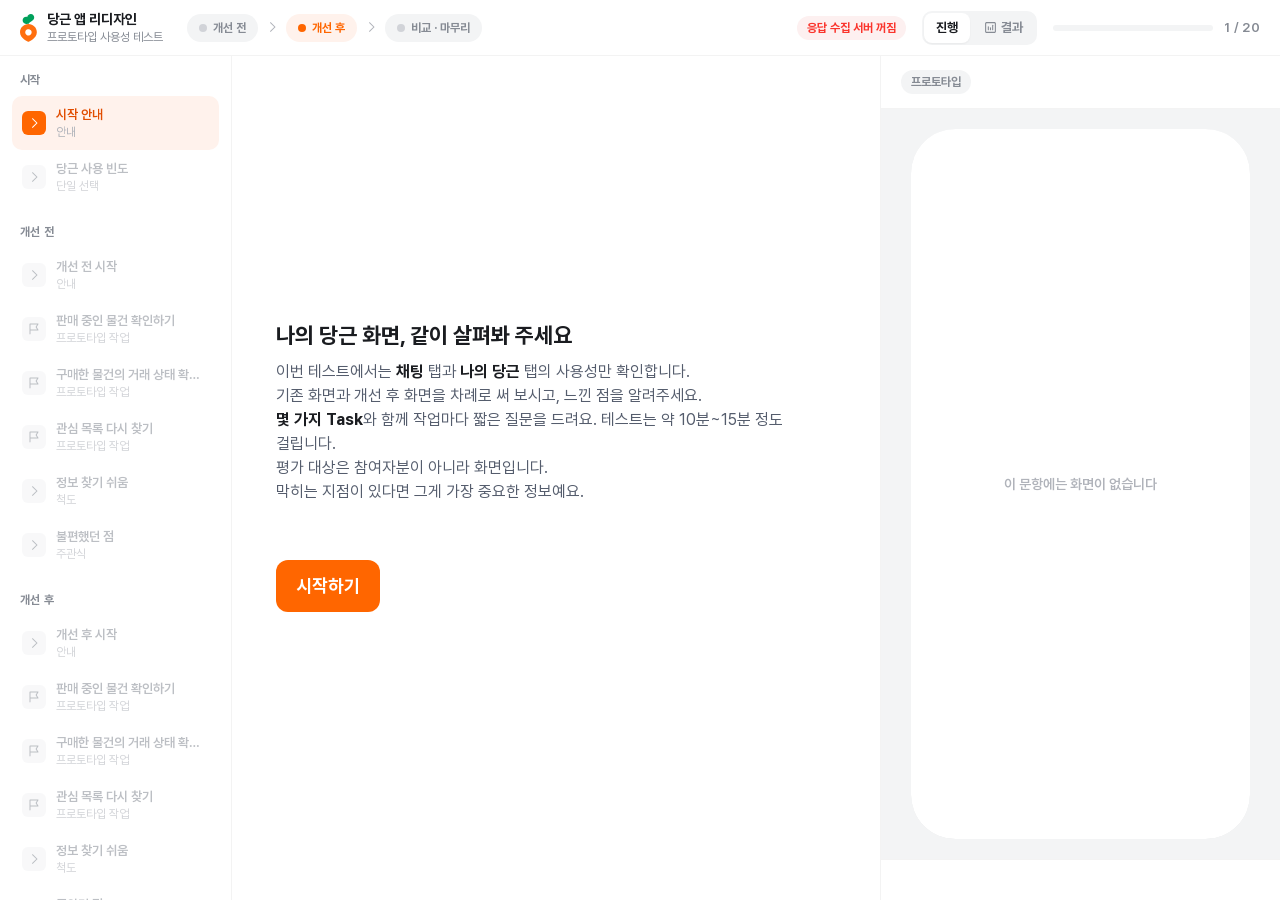
<file: docs/index.html>
<!doctype html>
<html lang="ko">
<head>
<meta charset="utf-8">
<meta name="viewport" content="width=device-width,initial-scale=1">
<meta name="robots" content="noindex,nofollow">
<title>당근 앱 리디자인 · 사용성 테스트</title>
<link rel="icon" href="assets/daangn-logo.svg">

<!-- Figma 임베드 연결을 미리 열어 둡니다. 프로토타입 첫 로딩이 그만큼 빨라집니다. -->
<link rel="preconnect" href="https://embed.figma.com" crossorigin>
<link rel="preconnect" href="https://www.figma.com" crossorigin>
<link rel="dns-prefetch" href="https://s3-alpha.figma.com">

<!-- SEED Design System 토큰 (daangn/seed-design · Rootage) -->
<link rel="stylesheet" href="css/seed-color.css">
<link rel="stylesheet" href="css/seed-scale.css">
<link rel="stylesheet" href="css/seed-components.css">
<!-- UT 화면 레이아웃 -->
<link rel="stylesheet" href="css/fonts.css">
<link rel="stylesheet" href="css/ut.css">
</head>
<body>

<div id="root"></div>

<noscript>
  <p style="padding:24px">이 페이지는 자바스크립트가 필요합니다.</p>
</noscript>

<script src="js/seed-icons.js"></script>
<script src="js/config.js"></script>
<script src="js/store.js"></script>
<script src="js/charts.js"></script>
<script src="js/proto.js"></script>
<script src="js/survey.js"></script>
<script src="js/dashboard.js"></script>
<script src="js/app.js"></script>
</body>
</html>
</file>
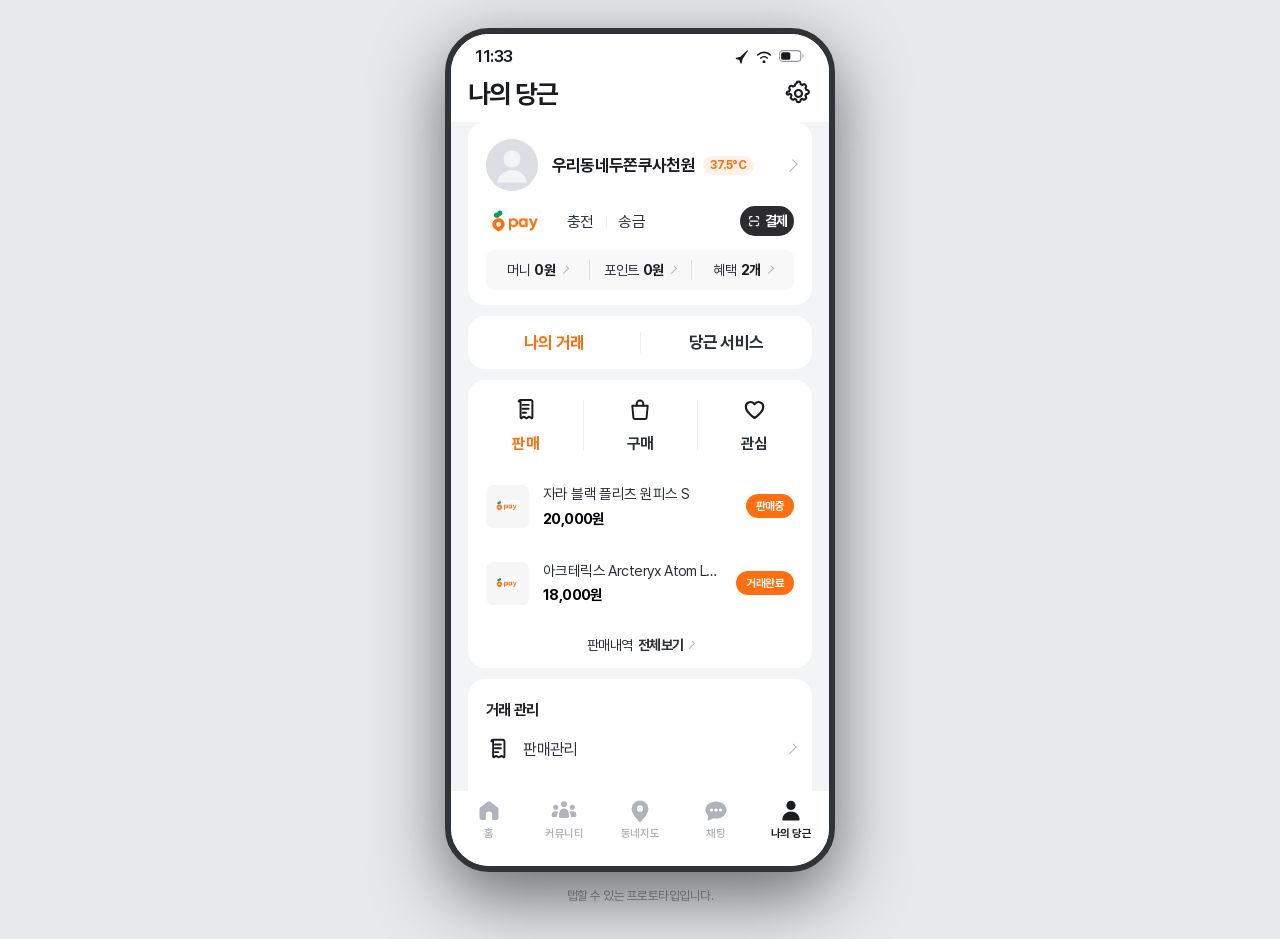
<file: src/index.html>
<!doctype html>
<html lang="ko">
<head>
<meta charset="utf-8">
<meta name="viewport" content="width=device-width,initial-scale=1">
<title>나의 당근</title>
<link rel="stylesheet" href="css/fonts.css">
<link rel="stylesheet" href="css/style.css">
</head>
<body>

<!-- 아이콘 스프라이트: 원본에서는 이 위치에 <svg class="sprite"> 가 인라인되어 있었습니다.
     분리판에서는 assets/icons/sprite.svg 를 주입해 <use href="#id"> 참조를 유지합니다. -->
<div id="spriteHost" hidden></div>

<div class="phone" id="app">
  <div class="sb"><span>11:33</span><span class="ic">
    <svg width="17" height="17" viewBox="0 0 24 24"><use href="#sb-plane"/></svg>
    <svg width="18" height="14" viewBox="0 0 20 15"><use href="#sb-wifi"/></svg>
    <svg width="26" height="14" viewBox="0 0 27 14"><use href="#sb-batt"/></svg>
  </span></div>
  <div class="ph"><h2>나의 당근</h2>
    <svg width="27" height="27" viewBox="0 0 24 24" id="gearBtn"><use href="#gear"/></svg></div>

  <div class="scroll">
    <div class="card">
      <div class="prof">
        <span class="avatar"><svg width="52" height="52" viewBox="0 0 52 52"><use href="#av"/></svg></span>
        <span class="nm"><b>우리동네두쫀쿠사천원</b><span class="temp">37.5°C</span></span>
        <i style="display:block;width:6.5px;height:10.8px;border-right:1.8px solid var(--chev);border-top:1.8px solid var(--chev);transform:rotate(45deg)"></i>
      </div>
      <div class="pay">
        <div class="pay-top">
          <span class="lg"><svg width="59.6" height="27.1" viewBox="0 0 48 22"><use href="#pay-logo"/></svg></span>
          <a href="#">충전</a><span class="vr"></span><a href="#">송금</a>
          <span class="pill"><svg width="14.1" height="14.1" viewBox="0 0 24 24" style="margin-right:3.3px"><use href="#scan"/></svg>결제</span>
        </div>
        <div class="wallet">
          <div>머니 <b>0원</b><i></i></div>
          <div>포인트 <b>0원</b><i></i></div>
          <div>혜택 <b>2개</b><i></i></div>
        </div>
      </div>
    </div>

    <div class="card sp seg" role="group" aria-label="나의 당근 영역">
      <button type="button" id="segDeal" aria-selected="true">나의 거래</button>
      <button type="button" id="segSvc" aria-selected="false">당근 서비스</button>
    </div>

    <!-- ══════════ 나의 거래 ══════════ -->
    <div id="tabDeal">
      <div class="card sp">
        <div class="tri">
          <button type="button" data-k="sell" aria-selected="true">
            <span class="ic"><svg width="27.1" height="24.9" viewBox="0 0 24 24"><use href="#m-sell"/></svg></span>
            <span class="lb">판매</span></button>
          <button type="button" data-k="buy" aria-selected="false">
            <span class="ic"><svg width="26" height="24.9" viewBox="0 0 24 24"><use href="#m-buy"/></svg></span>
            <span class="lb">구매</span></button>
          <button type="button" data-k="like" aria-selected="false">
            <span class="ic"><svg width="27.1" height="24.9" viewBox="0 0 24 24"><use href="#q-heart"/></svg></span>
            <span class="lb">관심</span></button>
        </div>
        <div id="plist"></div>
        <button type="button" class="allrow" id="allBtn"><span id="allTxt">판매내역</span> <b>전체보기</b><i></i></button>
      </div>

      <div class="card sp">
        <div class="ctit">거래 관리</div>
        <button type="button" class="mrow"><span class="mi"><svg width="23.8" height="23.8" viewBox="0 0 24 24"><use href="#m-sell"/></svg></span><span class="ml">판매관리</span><i></i></button>
        <button type="button" class="mrow"><span class="mi"><svg width="23.8" height="23.8" viewBox="0 0 24 24"><use href="#m-buy"/></svg></span><span class="ml">구매내역</span><i></i></button>
        <button type="button" class="mrow"><span class="mi"><svg width="23.8" height="23.8" viewBox="0 0 24 24"><use href="#m-price"/></svg></span><span class="ml">내 물건 가격 찾기</span><i></i></button>
        <button type="button" class="mrow"><span class="mi"><svg width="23.8" height="23.8" viewBox="0 0 24 24"><use href="#m-ledger"/></svg></span><span class="ml">중고거래 가계부</span><i></i></button>
      </div>

      <div class="card sp">
        <div class="ctit">나의 관심</div>
        <button type="button" class="mrow"><span class="mi"><svg width="23.8" height="23.8" viewBox="0 0 24 24"><use href="#q-heart"/></svg></span><span class="ml">관심목록</span><i></i></button>
        <button type="button" class="mrow"><span class="mi"><svg width="23.8" height="23.8" viewBox="0 0 24 24"><use href="#m-keyword"/></svg></span><span class="ml">키워드 알림 설정</span><i></i></button>
      </div>
    </div>

    <!-- ══════════ 당근 서비스 ══════════ -->
    <div id="tabSvc" hidden>
      <div class="card sp">
        <div class="chead"><span class="ctit">서비스</span>
          <button type="button" class="more" data-nav="전체보기">전체보기<i></i></button></div>
        <div class="sgrid">
          <a href="#"><span class="si"><svg width="45.5" height="45.5" viewBox="0 0 50 50"><use href="#svc-used"/></svg><span class="sbadge">3</span></span><span class="sl">중고거래</span></a>
          <a href="#"><span class="si"><svg width="45.5" height="45.5" viewBox="0 0 50 50"><use href="#svc-meet"/></svg></span><span class="sl">모임</span></a>
          <a href="#"><span class="si"><svg width="45.5" height="45.5" viewBox="0 0 50 50"><use href="#svc-job"/></svg></span><span class="sl">알바</span></a>
          <a href="#"><span class="si"><svg width="45.5" height="45.5" viewBox="0 0 50 50"><use href="#svc-laundry"/></svg></span><span class="sl">세탁수거</span></a>
          <a href="#"><span class="spill">오픈형 원룸</span><span class="si"><svg width="45.5" height="45.5" viewBox="0 0 50 50"><use href="#svc-estate"/></svg></span><span class="sl">부동산</span></a>
          <a href="#"><span class="si"><svg width="45.5" height="45.5" viewBox="0 0 50 50"><use href="#svc-apt"/></svg></span><span class="sl">내 아파트</span></a>
          <a href="#"><span class="si"><svg width="45.5" height="45.5" viewBox="0 0 50 50"><use href="#svc-car"/></svg><span class="sbadge">3</span></span><span class="sl">중고차</span></a>
          <a href="#"><span class="si"><svg width="45.5" height="45.5" viewBox="0 0 50 50"><use href="#svc-walk"/></svg></span><span class="sl">동네걷기</span></a>
        </div>
      </div>

      <div class="card sp">
        <div class="ctit">나의 활동</div>
        <button type="button" class="mrow"><span class="mi"><svg width="23.8" height="23.8" viewBox="0 0 24 24"><use href="#m-teacher"/></svg></span><span class="ml">선생님 프로필 관리</span><i></i></button>
        <button type="button" class="mrow"><span class="mi"><svg width="23.8" height="23.8" viewBox="0 0 24 24"><use href="#m-post"/></svg></span><span class="ml">내 동네생활 글</span><i></i></button>
      </div>

      <div class="card sp">
        <div class="ctit">나의 비즈니스</div>
        <button type="button" class="mrow"><span class="mi"><svg width="23.8" height="23.8" viewBox="0 0 24 24"><use href="#m-biz"/></svg></span><span class="ml">비즈프로필 관리</span><i></i></button>
        <button type="button" class="mrow"><span class="mi"><svg width="23.8" height="23.8" viewBox="0 0 24 24"><use href="#m-ad"/></svg></span><span class="ml">광고</span><i></i></button>
        <button type="button" class="mrow"><span class="mi"><svg width="23.8" height="23.8" viewBox="0 0 24 24"><use href="#m-lounge"/></svg></span><span class="ml">사장님 라운지</span><i></i></button>
      </div>

      <div class="card sp">
        <div class="ctit">설정</div>
        <button type="button" class="mrow"><span class="mi"><svg width="23.8" height="23.8" viewBox="0 0 24 24"><use href="#m-loc"/></svg></span><span class="ml">내 동네 설정</span><i></i></button>
        <button type="button" class="mrow"><span class="mi"><svg width="23.8" height="23.8" viewBox="0 0 24 24"><use href="#m-crosshair"/></svg></span><span class="ml">동네 인증하기</span><i></i></button>
        <button type="button" class="mrow"><span class="mi"><svg width="23.8" height="23.8" viewBox="0 0 24 24"><use href="#scan"/></svg></span><span class="ml">QR 코드 스캔</span><i></i></button>
        <button type="button" class="mrow"><span class="mi"><svg width="23.8" height="23.8" viewBox="0 0 24 24"><use href="#gear"/></svg></span><span class="ml">앱 설정</span><i></i></button>
      </div>

      <div class="card sp">
        <div class="ctit">고객지원</div>
        <button type="button" class="mrow"><span class="mi"><svg width="23.8" height="23.8" viewBox="0 0 24 24"><use href="#m-ad"/></svg></span><span class="ml">공지사항</span><i></i></button>
        <button type="button" class="mrow"><span class="mi"><svg width="23.8" height="23.8" viewBox="0 0 24 24"><use href="#m-cs"/></svg></span><span class="ml">고객센터</span><i></i></button>
        <button type="button" class="mrow"><span class="mi"><svg width="23.8" height="23.8" viewBox="0 0 24 24"><use href="#m-mail"/></svg></span><span class="ml">의견 남기기</span><i></i></button>
        <button type="button" class="mrow"><span class="mi"><svg width="23.8" height="23.8" viewBox="0 0 24 24"><use href="#m-exit"/></svg></span><span class="ml">탈퇴하기</span><i></i></button>
        <button type="button" class="mrow"><span class="mi"><svg width="23.8" height="23.8" viewBox="0 0 24 24"><use href="#m-carrot"/></svg></span><span class="ml">당근 더 알아보기</span><i></i></button>
        <button type="button" class="mrow"><span class="mi"><svg width="23.8" height="23.8" viewBox="0 0 24 24"><use href="#m-info"/></svg></span><span class="ml">약관 및 정책</span><i></i></button>
      </div>

      <div class="legal">
        <button type="button" class="biz">(주) 당근마켓 사업자 정보<i></i></button>
        <p>당근마켓은 본 플랫폼을 통한 통신판매의 당사자가 아니며, 해당 거래정보 및 내용에 대하여 책임을 지지 않습니다.</p>
      </div>
    </div>
  </div>

  <div class="tabbar">
    <div><svg width="26" height="26" viewBox="0 0 26 26"><use href="#n-home"/></svg>홈</div>
    <div><svg width="26" height="26" viewBox="0 0 26 26"><use href="#n-comm"/></svg>커뮤니티</div>
    <div><svg width="26" height="26" viewBox="0 0 26 26"><use href="#n-map"/></svg>동네지도</div>
    <div><svg width="26" height="26" viewBox="0 0 26 26"><use href="#n-chat"/></svg>채팅</div>
    <div class="on"><svg width="26" height="26" viewBox="0 0 26 26"><use href="#n-my"/></svg>나의 당근</div>
  </div>
</div>

<p class="ut-hint">탭할 수 있는 프로토타입입니다.</p>

<script>
/* 스프라이트 주입 — 분리 구조에서만 필요한 유일한 추가 코드.
   file:// 에서는 fetch 가 차단되므로 로컬 서버로 열어주세요. */
fetch('assets/icons/sprite.svg')
  .then(function (r) { return r.text(); })
  .then(function (svg) {
    document.getElementById('spriteHost').innerHTML = svg;
    var s = document.createElement('script');
    s.src = 'js/app.js';
    document.body.appendChild(s);
  });
</script>
</body>
</html>
</file>
<file: docs/css/seed-color.css>
/*!
 * SEED Design System — Color tokens (theme-light)
 * Source: daangn/seed-design · Rootage color.json (lastUpdated 26-06-15)
 * 이 파일은 Rootage 원본에서 자동 생성했습니다. 값을 직접 수정하지 마세요.
 */
:root {
  /* palette */
  --seed-color-palette-gray-00: #ffffff;
  --seed-color-palette-gray-100: #f7f8f9;
  --seed-color-palette-gray-200: #f3f4f5;
  --seed-color-palette-gray-300: #eeeff1;
  --seed-color-palette-gray-400: #dcdee3;
  --seed-color-palette-gray-500: #d1d3d8;
  --seed-color-palette-gray-600: #b0b3ba;
  --seed-color-palette-gray-700: #868b94;
  --seed-color-palette-gray-800: #555d6d;
  --seed-color-palette-gray-900: #2a3038;
  --seed-color-palette-gray-1000: #1a1c20;
  --seed-color-palette-carrot-100: #fff2ec;
  --seed-color-palette-carrot-200: #ffe8db;
  --seed-color-palette-carrot-300: #ffd5c0;
  --seed-color-palette-carrot-400: #ffb999;
  --seed-color-palette-carrot-500: #ff9364;
  --seed-color-palette-carrot-600: #ff6600;
  --seed-color-palette-carrot-700: #e14d00;
  --seed-color-palette-carrot-800: #b93901;
  --seed-color-palette-carrot-900: #862b00;
  --seed-color-palette-carrot-1000: #471601;
  --seed-color-palette-blue-100: #eff6ff;
  --seed-color-palette-blue-200: #e2edfc;
  --seed-color-palette-blue-300: #cbdffa;
  --seed-color-palette-blue-400: #aacefd;
  --seed-color-palette-blue-500: #85b8fd;
  --seed-color-palette-blue-600: #5e98fe;
  --seed-color-palette-blue-700: #217cf9;
  --seed-color-palette-blue-800: #135fcd;
  --seed-color-palette-blue-900: #0b4596;
  --seed-color-palette-blue-1000: #032451;
  --seed-color-palette-red-100: #fdf0f0;
  --seed-color-palette-red-200: #fde7e7;
  --seed-color-palette-red-300: #fed4d2;
  --seed-color-palette-red-400: #feb7b3;
  --seed-color-palette-red-500: #fe928d;
  --seed-color-palette-red-600: #fc6a66;
  --seed-color-palette-red-700: #fa342c;
  --seed-color-palette-red-800: #ca1d13;
  --seed-color-palette-red-900: #921708;
  --seed-color-palette-red-1000: #4a1209;
  --seed-color-palette-green-100: #edfaf6;
  --seed-color-palette-green-200: #d9f6e9;
  --seed-color-palette-green-300: #b9e9d2;
  --seed-color-palette-green-400: #7ddcb3;
  --seed-color-palette-green-500: #42c593;
  --seed-color-palette-green-600: #10ab7d;
  --seed-color-palette-green-700: #079171;
  --seed-color-palette-green-800: #00745f;
  --seed-color-palette-green-900: #075445;
  --seed-color-palette-green-1000: #0a2b24;
  --seed-color-palette-yellow-100: #fff7de;
  --seed-color-palette-yellow-200: #fdefb9;
  --seed-color-palette-yellow-300: #fbdc65;
  --seed-color-palette-yellow-400: #e9c647;
  --seed-color-palette-yellow-500: #d4ab28;
  --seed-color-palette-yellow-600: #c49725;
  --seed-color-palette-yellow-700: #9b7821;
  --seed-color-palette-yellow-800: #755b22;
  --seed-color-palette-yellow-900: #4f3e1f;
  --seed-color-palette-yellow-1000: #2c2512;
  --seed-color-palette-purple-100: #f5f3fe;
  --seed-color-palette-purple-200: #efeafe;
  --seed-color-palette-purple-300: #e1d8ff;
  --seed-color-palette-purple-400: #d0c0ff;
  --seed-color-palette-purple-500: #b8a1ff;
  --seed-color-palette-purple-600: #9f84fb;
  --seed-color-palette-purple-700: #8969ea;
  --seed-color-palette-purple-800: #6d50cb;
  --seed-color-palette-purple-900: #50379b;
  --seed-color-palette-purple-1000: #29175d;
  --seed-color-palette-static-black: #000000;
  --seed-color-palette-static-black-alpha-100: #00000007;
  --seed-color-palette-static-black-alpha-200: #0000000c;
  --seed-color-palette-static-black-alpha-300: #00000010;
  --seed-color-palette-static-black-alpha-400: #00000021;
  --seed-color-palette-static-black-alpha-500: #0000002c;
  --seed-color-palette-static-black-alpha-600: #0000004c;
  --seed-color-palette-static-black-alpha-700: #00000074;
  --seed-color-palette-static-black-alpha-800: #000000a2;
  --seed-color-palette-static-black-alpha-900: #000000d0;
  --seed-color-palette-static-black-alpha-1000: #000000e3;
  --seed-color-palette-static-white: #ffffff;
  --seed-color-palette-static-white-alpha-50: #ffffff0d;
  --seed-color-palette-static-white-alpha-100: #ffffff17;
  --seed-color-palette-static-white-alpha-200: #ffffff20;
  --seed-color-palette-static-white-alpha-300: #ffffff2e;
  --seed-color-palette-static-white-alpha-400: #ffffff3d;
  --seed-color-palette-static-white-alpha-500: #ffffff60;
  --seed-color-palette-static-white-alpha-600: #ffffff8b;
  --seed-color-palette-static-white-alpha-700: #ffffffb3;
  --seed-color-palette-static-white-alpha-800: #ffffffde;
  --seed-color-palette-static-white-alpha-900: #ffffffea;
  --seed-color-palette-static-white-alpha-1000: #fffffff4;
  /* fg */
  --seed-color-fg-brand: var(--seed-color-palette-carrot-600);
  --seed-color-fg-brand-contrast: var(--seed-color-palette-carrot-700);
  --seed-color-fg-critical: var(--seed-color-palette-red-700);
  --seed-color-fg-critical-contrast: var(--seed-color-palette-red-900);
  --seed-color-fg-disabled: var(--seed-color-palette-gray-500);
  --seed-color-fg-informative: var(--seed-color-palette-blue-700);
  --seed-color-fg-informative-contrast: var(--seed-color-palette-blue-900);
  --seed-color-fg-neutral: var(--seed-color-palette-gray-1000);
  --seed-color-fg-neutral-inverted: var(--seed-color-palette-gray-00);
  --seed-color-fg-neutral-muted: var(--seed-color-palette-gray-800);
  --seed-color-fg-neutral-subtle: var(--seed-color-palette-gray-700);
  --seed-color-fg-placeholder: var(--seed-color-palette-gray-600);
  --seed-color-fg-positive: var(--seed-color-palette-green-700);
  --seed-color-fg-positive-contrast: var(--seed-color-palette-green-900);
  --seed-color-fg-warning: var(--seed-color-palette-yellow-700);
  --seed-color-fg-warning-contrast: var(--seed-color-palette-yellow-900);
  /* bg */
  --seed-color-bg-brand-solid: var(--seed-color-palette-carrot-600);
  --seed-color-bg-brand-solid-pressed: var(--seed-color-palette-carrot-700);
  --seed-color-bg-brand-weak: var(--seed-color-palette-carrot-100);
  --seed-color-bg-brand-weak-pressed: var(--seed-color-palette-carrot-200);
  --seed-color-bg-critical-solid: var(--seed-color-palette-red-700);
  --seed-color-bg-critical-solid-pressed: var(--seed-color-palette-red-800);
  --seed-color-bg-critical-weak: var(--seed-color-palette-red-100);
  --seed-color-bg-critical-weak-pressed: var(--seed-color-palette-red-200);
  --seed-color-bg-disabled: var(--seed-color-palette-gray-200);
  --seed-color-bg-informative-solid: var(--seed-color-palette-blue-700);
  --seed-color-bg-informative-solid-pressed: var(--seed-color-palette-blue-800);
  --seed-color-bg-informative-weak: var(--seed-color-palette-blue-100);
  --seed-color-bg-informative-weak-pressed: var(--seed-color-palette-blue-200);
  --seed-color-bg-layer-basement: var(--seed-color-palette-gray-200);
  --seed-color-bg-layer-default: var(--seed-color-palette-gray-00);
  --seed-color-bg-layer-default-pressed: var(--seed-color-palette-gray-100);
  --seed-color-bg-layer-fill: var(--seed-color-palette-gray-100);
  --seed-color-bg-layer-floating: var(--seed-color-palette-gray-00);
  --seed-color-bg-layer-floating-pressed: var(--seed-color-palette-gray-100);
  --seed-color-bg-magic-weak: #f9f2ee;
  --seed-color-bg-neutral-inverted: var(--seed-color-palette-gray-900);
  --seed-color-bg-neutral-inverted-pressed: var(--seed-color-palette-gray-800);
  --seed-color-bg-neutral-solid: var(--seed-color-palette-gray-1000);
  --seed-color-bg-neutral-weak: var(--seed-color-palette-gray-200);
  --seed-color-bg-neutral-weak-alpha: var(--seed-color-palette-static-black-alpha-200);
  --seed-color-bg-neutral-weak-alpha-pressed: var(--seed-color-palette-static-black-alpha-300);
  --seed-color-bg-neutral-weak-pressed: var(--seed-color-palette-gray-300);
  --seed-color-bg-overlay: var(--seed-color-palette-static-black-alpha-700);
  --seed-color-bg-overlay-muted: var(--seed-color-palette-static-black-alpha-500);
  --seed-color-bg-positive-solid: var(--seed-color-palette-green-700);
  --seed-color-bg-positive-solid-pressed: var(--seed-color-palette-green-800);
  --seed-color-bg-positive-weak: var(--seed-color-palette-green-100);
  --seed-color-bg-positive-weak-pressed: var(--seed-color-palette-green-200);
  --seed-color-bg-transparent: #00000000;
  --seed-color-bg-transparent-pressed: var(--seed-color-palette-static-black-alpha-100);
  --seed-color-bg-transparent-selected: var(--seed-color-palette-static-black-alpha-200);
  --seed-color-bg-transparent-selected-pressed: var(--seed-color-palette-static-black-alpha-300);
  --seed-color-bg-warning-solid: var(--seed-color-palette-yellow-300);
  --seed-color-bg-warning-solid-pressed: var(--seed-color-palette-yellow-400);
  --seed-color-bg-warning-weak: var(--seed-color-palette-yellow-100);
  --seed-color-bg-warning-weak-pressed: var(--seed-color-palette-yellow-200);
  /* stroke */
  --seed-color-stroke-brand-solid: var(--seed-color-palette-carrot-700);
  --seed-color-stroke-brand-weak: var(--seed-color-palette-carrot-300);
  --seed-color-stroke-critical-solid: var(--seed-color-palette-red-700);
  --seed-color-stroke-critical-weak: var(--seed-color-palette-red-300);
  --seed-color-stroke-focus-ring: var(--seed-color-palette-blue-600);
  --seed-color-stroke-informative-solid: var(--seed-color-palette-blue-700);
  --seed-color-stroke-informative-weak: var(--seed-color-palette-blue-300);
  --seed-color-stroke-neutral-contrast: var(--seed-color-palette-gray-1000);
  --seed-color-stroke-neutral-muted: var(--seed-color-palette-static-black-alpha-300);
  --seed-color-stroke-neutral-solid: var(--seed-color-palette-gray-800);
  --seed-color-stroke-neutral-subtle: var(--seed-color-palette-static-black-alpha-200);
  --seed-color-stroke-neutral-weak: var(--seed-color-palette-gray-400);
  --seed-color-stroke-positive-solid: var(--seed-color-palette-green-700);
  --seed-color-stroke-positive-weak: var(--seed-color-palette-green-300);
  --seed-color-stroke-warning-solid: var(--seed-color-palette-yellow-700);
  --seed-color-stroke-warning-weak: var(--seed-color-palette-yellow-300);
  /* manner-temp */
  --seed-color-manner-temp-l1-bg: #f1f2f3;
  --seed-color-manner-temp-l1-text: #757b85;
  --seed-color-manner-temp-l10-bg: #ffebee;
  --seed-color-manner-temp-l10-text: #cb0123;
  --seed-color-manner-temp-l2-bg: #f8f4ec;
  --seed-color-manner-temp-l2-text: #ab863f;
  --seed-color-manner-temp-l3-bg: #fff5e5;
  --seed-color-manner-temp-l3-text: #e08a00;
  --seed-color-manner-temp-l4-bg: #fff3e5;
  --seed-color-manner-temp-l4-text: #f57e00;
  --seed-color-manner-temp-l5-bg: #fff1e5;
  --seed-color-manner-temp-l5-text: #ff7300;
  --seed-color-manner-temp-l6-bg: #fff0e5;
  --seed-color-manner-temp-l6-text: #ff6600;
  --seed-color-manner-temp-l7-bg: #ffefe5;
  --seed-color-manner-temp-l7-text: #ff5100;
  --seed-color-manner-temp-l8-bg: #ffeee5;
  --seed-color-manner-temp-l8-text: #ff3300;
  --seed-color-manner-temp-l9-bg: #fdeded;
  --seed-color-manner-temp-l9-text: #e82c45;
  /* banner */
  --seed-color-banner-blue: #e1f7ff;
  --seed-color-banner-cool-gray: #ebf1f5;
  --seed-color-banner-green: #f0fbe5;
  --seed-color-banner-orange: #fff2e1;
  --seed-color-banner-pink: #ffebf1;
  --seed-color-banner-purple: #f5ecff;
  --seed-color-banner-red: #ffecee;
  --seed-color-banner-teal: #e6faf6;
  --seed-color-banner-warm-gray: #f2f0ee;
  --seed-color-banner-yellow: #fffae1;
}
</file>
<file: docs/css/seed-scale.css>
/*!
 * SEED Design System — Scale tokens
 * Source: daangn/seed-design · Rootage dimension.json / radius.json /
 *         font-size.json / line-height.json / font-weight.json
 *
 * font-size / line-height 는 static(px) 값을 사용합니다.
 * UT 화면은 참가자 기기의 폰트 스케일링에 영향받지 않아야 자극이 일정하게 유지되기 때문입니다.
 */
:root {
  /* dimension */
  --seed-dimension-x0_5: 2px;
  --seed-dimension-x1: 4px;
  --seed-dimension-x1_5: 6px;
  --seed-dimension-x2: 8px;
  --seed-dimension-x2_5: 10px;
  --seed-dimension-x3: 12px;
  --seed-dimension-x3_5: 14px;
  --seed-dimension-x4: 16px;
  --seed-dimension-x4_5: 18px;
  --seed-dimension-x5: 20px;
  --seed-dimension-x6: 24px;
  --seed-dimension-x7: 28px;
  --seed-dimension-x8: 32px;
  --seed-dimension-x9: 36px;
  --seed-dimension-x10: 40px;
  --seed-dimension-x12: 48px;
  --seed-dimension-x13: 52px;
  --seed-dimension-x14: 56px;
  --seed-dimension-x16: 64px;

  /* dimension · semantic */
  --seed-dimension-spacing-x-global-gutter: var(--seed-dimension-x4);
  --seed-dimension-spacing-y-component-default: var(--seed-dimension-x3);
  --seed-dimension-spacing-y-between-text: var(--seed-dimension-x1_5);
  --seed-dimension-spacing-y-screen-bottom: var(--seed-dimension-x14);

  /* radius */
  --seed-radius-r0_5: 2px;
  --seed-radius-r1: 4px;
  --seed-radius-r1_5: 6px;
  --seed-radius-r2: 8px;
  --seed-radius-r2_5: 10px;
  --seed-radius-r3: 12px;
  --seed-radius-r3_5: 14px;
  --seed-radius-r4: 16px;
  --seed-radius-r5: 20px;
  --seed-radius-r6: 24px;
  --seed-radius-full: 9999px;

  /* font-size (static) */
  --seed-font-size-t1: 11px;
  --seed-font-size-t2: 12px;
  --seed-font-size-t3: 13px;
  --seed-font-size-t4: 14px;
  --seed-font-size-t5: 16px;
  --seed-font-size-t6: 18px;
  --seed-font-size-t7: 20px;
  --seed-font-size-t8: 22px;
  --seed-font-size-t9: 24px;
  --seed-font-size-t10: 26px;
  --seed-font-size-t11: 28px;
  --seed-font-size-t12: 32px;

  /* line-height (static) */
  --seed-line-height-t1: 15px;
  --seed-line-height-t2: 16px;
  --seed-line-height-t3: 18px;
  --seed-line-height-t4: 19px;
  --seed-line-height-t5: 22px;
  --seed-line-height-t6: 24px;
  --seed-line-height-t7: 27px;
  --seed-line-height-t8: 30px;
  --seed-line-height-t9: 32px;
  --seed-line-height-t10: 35px;
  --seed-line-height-t11: 38px;
  --seed-line-height-t12: 42px;

  /* font-weight */
  --seed-font-weight-regular: 400;
  --seed-font-weight-medium: 500;
  --seed-font-weight-bold: 700;

  /* duration */
  --seed-duration-d1: 50ms;
  --seed-duration-d2: 100ms;
  --seed-duration-d3: 150ms;
  --seed-duration-d4: 200ms;
  --seed-duration-d5: 250ms;
  --seed-duration-d6: 300ms;
  --seed-duration-color-transition: var(--seed-duration-d3);
  --seed-duration-pressed-scale: var(--seed-duration-d3);

  /* timing-function */
  --seed-timing-function-linear: cubic-bezier(0, 0, 1, 1);
  --seed-timing-function-easing: cubic-bezier(0.35, 0, 0.35, 1);
  --seed-timing-function-enter: cubic-bezier(0, 0, 0.15, 1);
  --seed-timing-function-exit: cubic-bezier(0.35, 0, 1, 1);
  --seed-timing-function-pressed-scale: cubic-bezier(0, 0, 0.15, 1);
}
</file>
<file: docs/css/seed-components.css>
/*!
 * SEED Design System — Component styles (CSS 이식본)
 *
 * daangn/seed-design 의 Rootage ComponentSpec 값을 그대로 옮긴 것입니다.
 * seed-design 은 React/Lynx 구현체라 정적 HTML 페이지에서 직접 import 할 수 없으므로,
 * Rootage 의 토큰·스펙(= seed-design 과 동일한 source of truth)을 기준으로 CSS 를 작성했습니다.
 * 값은 임의로 바꾸지 않았고, 각 블록에 출처 스펙을 주석으로 남겼습니다.
 */

/* ═══════════════════════════════════════════════════════════════
   Typography — /components/typography.json
   ═══════════════════════════════════════════════════════════════ */
.t1-regular { font: var(--seed-font-weight-regular) var(--seed-font-size-t1) / var(--seed-line-height-t1) inherit; }
.t2-regular { font-size: var(--seed-font-size-t2); line-height: var(--seed-line-height-t2); font-weight: var(--seed-font-weight-regular); }
.t2-medium  { font-size: var(--seed-font-size-t2); line-height: var(--seed-line-height-t2); font-weight: var(--seed-font-weight-medium); }
.t2-bold    { font-size: var(--seed-font-size-t2); line-height: var(--seed-line-height-t2); font-weight: var(--seed-font-weight-bold); }
.t3-regular { font-size: var(--seed-font-size-t3); line-height: var(--seed-line-height-t3); font-weight: var(--seed-font-weight-regular); }
.t3-medium  { font-size: var(--seed-font-size-t3); line-height: var(--seed-line-height-t3); font-weight: var(--seed-font-weight-medium); }
.t3-bold    { font-size: var(--seed-font-size-t3); line-height: var(--seed-line-height-t3); font-weight: var(--seed-font-weight-bold); }
.t4-regular { font-size: var(--seed-font-size-t4); line-height: var(--seed-line-height-t4); font-weight: var(--seed-font-weight-regular); }
.t4-medium  { font-size: var(--seed-font-size-t4); line-height: var(--seed-line-height-t4); font-weight: var(--seed-font-weight-medium); }
.t4-bold    { font-size: var(--seed-font-size-t4); line-height: var(--seed-line-height-t4); font-weight: var(--seed-font-weight-bold); }
.t5-regular { font-size: var(--seed-font-size-t5); line-height: var(--seed-line-height-t5); font-weight: var(--seed-font-weight-regular); }
.t5-medium  { font-size: var(--seed-font-size-t5); line-height: var(--seed-line-height-t5); font-weight: var(--seed-font-weight-medium); }
.t5-bold    { font-size: var(--seed-font-size-t5); line-height: var(--seed-line-height-t5); font-weight: var(--seed-font-weight-bold); }
.t6-bold    { font-size: var(--seed-font-size-t6); line-height: var(--seed-line-height-t6); font-weight: var(--seed-font-weight-bold); }
.t7-bold    { font-size: var(--seed-font-size-t7); line-height: var(--seed-line-height-t7); font-weight: var(--seed-font-weight-bold); }
.t8-bold    { font-size: var(--seed-font-size-t8); line-height: var(--seed-line-height-t8); font-weight: var(--seed-font-weight-bold); }
.t9-bold    { font-size: var(--seed-font-size-t9); line-height: var(--seed-line-height-t9); font-weight: var(--seed-font-weight-bold); }
/* articleBody / articleNote — 본문·주석 전용 */
.article-body { font-size: var(--seed-font-size-t5); line-height: var(--seed-line-height-t6); font-weight: var(--seed-font-weight-regular); }
.article-note { font-size: var(--seed-font-size-t4); line-height: var(--seed-line-height-t5); font-weight: var(--seed-font-weight-regular); }

/* ═══════════════════════════════════════════════════════════════
   Action Button — /components/action-button.json
   ═══════════════════════════════════════════════════════════════ */
.seed-action-button {
  display: inline-flex;
  align-items: center;
  justify-content: center;
  box-sizing: border-box;
  border: 0;
  background: none;
  font-family: inherit;
  font-weight: var(--seed-font-weight-bold); /* label.fontWeight = $font-weight.bold */
  white-space: nowrap;
  cursor: pointer;
  transition: background-color var(--seed-duration-color-transition) var(--seed-timing-function-easing),
              transform var(--seed-duration-pressed-scale) var(--seed-timing-function-pressed-scale);
}
.seed-action-button:disabled { cursor: not-allowed; }
.seed-action-button:not(:disabled):active { transform: scale(0.96); } /* pressed · scaleScope = self */

/* size */
.seed-action-button[data-size="xsmall"] {
  min-height: var(--seed-dimension-x8);
  border-radius: var(--seed-radius-full);
  gap: var(--seed-dimension-x1);
  padding: var(--seed-dimension-x1_5) var(--seed-dimension-x3_5);
  font-size: var(--seed-font-size-t3);
  line-height: var(--seed-line-height-t3);
}
.seed-action-button[data-size="small"] {
  min-height: var(--seed-dimension-x9);
  border-radius: var(--seed-radius-r2);
  gap: var(--seed-dimension-x1);
  padding: var(--seed-dimension-x2) var(--seed-dimension-x3_5);
  font-size: var(--seed-font-size-t4);
  line-height: var(--seed-line-height-t4);
}
.seed-action-button[data-size="medium"] {
  min-height: var(--seed-dimension-x10);
  border-radius: var(--seed-radius-r2);
  gap: var(--seed-dimension-x1_5);
  padding: var(--seed-dimension-x2_5) var(--seed-dimension-x4);
  font-size: var(--seed-font-size-t4);
  line-height: var(--seed-line-height-t4);
}
.seed-action-button[data-size="large"] {
  min-height: var(--seed-dimension-x13);
  border-radius: var(--seed-radius-r3);
  gap: var(--seed-dimension-x2);
  padding: var(--seed-dimension-x3_5) var(--seed-dimension-x5);
  font-size: var(--seed-font-size-t6);
  line-height: var(--seed-line-height-t6);
}

/* variant · brandSolid */
.seed-action-button[data-variant="brandSolid"] {
  background-color: var(--seed-color-bg-brand-solid);
  color: var(--seed-color-palette-static-white);
}
.seed-action-button[data-variant="brandSolid"]:not(:disabled):active { background-color: var(--seed-color-bg-brand-solid-pressed); }
.seed-action-button[data-variant="brandSolid"]:disabled { background-color: var(--seed-color-bg-disabled); color: var(--seed-color-fg-disabled); }

/* variant · neutralSolid */
.seed-action-button[data-variant="neutralSolid"] {
  background-color: var(--seed-color-bg-neutral-inverted);
  color: var(--seed-color-fg-neutral-inverted);
}
.seed-action-button[data-variant="neutralSolid"]:not(:disabled):active { background-color: var(--seed-color-bg-neutral-inverted-pressed); }
.seed-action-button[data-variant="neutralSolid"]:disabled { background-color: var(--seed-color-bg-disabled); color: var(--seed-color-fg-disabled); }

/* variant · neutralWeak */
.seed-action-button[data-variant="neutralWeak"] {
  background-color: var(--seed-color-bg-neutral-weak);
  color: var(--seed-color-fg-neutral);
}
.seed-action-button[data-variant="neutralWeak"]:not(:disabled):active { background-color: var(--seed-color-bg-neutral-weak-pressed); }
.seed-action-button[data-variant="neutralWeak"]:disabled { background-color: var(--seed-color-bg-disabled); color: var(--seed-color-fg-disabled); }

/* variant · neutralOutline */
.seed-action-button[data-variant="neutralOutline"] {
  background-color: var(--seed-color-bg-transparent);
  color: var(--seed-color-fg-neutral);
  box-shadow: inset 0 0 0 1px var(--seed-color-stroke-neutral-muted);
}
.seed-action-button[data-variant="neutralOutline"]:not(:disabled):active { background-color: var(--seed-color-bg-transparent-pressed); }
.seed-action-button[data-variant="neutralOutline"]:disabled { color: var(--seed-color-fg-disabled); }

/* variant · ghost */
.seed-action-button[data-variant="ghost"] {
  background-color: #ffffff00;
  color: var(--seed-color-fg-neutral);
}
.seed-action-button[data-variant="ghost"]:not(:disabled):active { background-color: var(--seed-color-bg-transparent-pressed); }
.seed-action-button[data-variant="ghost"]:disabled { color: var(--seed-color-fg-disabled); }

/* ═══════════════════════════════════════════════════════════════
   Select Box — /components/select-box.json
   설문 보기(선택지)에 사용합니다.
   ═══════════════════════════════════════════════════════════════ */
.seed-select-box {
  display: block;
  width: 100%;
  box-sizing: border-box;
  border: 0;
  border-radius: var(--seed-radius-r3);                       /* root.cornerRadius = $radius.r3 */
  background-color: var(--seed-color-bg-transparent);
  box-shadow: inset 0 0 0 1px var(--seed-color-stroke-neutral-weak);
  font-family: inherit;
  text-align: left;
  cursor: pointer;
  transition: background-color var(--seed-duration-color-transition) var(--seed-timing-function-easing),
              box-shadow 0.1s var(--seed-timing-function-easing);
}
.seed-select-box:hover { background-color: var(--seed-color-bg-transparent-pressed); }
.seed-select-box[aria-checked="true"],
.seed-select-box[aria-pressed="true"] {
  /* selected · strokeWidth 2px, strokeColor $color.stroke.neutral-contrast */
  box-shadow: inset 0 0 0 2px var(--seed-color-stroke-neutral-contrast);
}
.seed-select-box__trigger {
  display: flex;
  align-items: center;
  gap: var(--seed-dimension-x1_5);                            /* trigger.gap = $dimension.x1_5 */
  padding: var(--seed-dimension-x4) var(--seed-dimension-x4) var(--seed-dimension-x4) var(--seed-dimension-x5);
}
.seed-select-box__body {
  display: flex;
  flex-direction: column;
  gap: var(--seed-dimension-x0_5);                            /* body.gap = $dimension.x0_5 */
  padding-right: var(--seed-dimension-x1);
  flex: 1;
  min-width: 0;
}
.seed-select-box__label {
  color: var(--seed-color-fg-neutral);
  font-size: var(--seed-font-size-t5);
  line-height: var(--seed-line-height-t5);
  font-weight: var(--seed-font-weight-medium);
}
.seed-select-box__description {
  color: var(--seed-color-fg-neutral-muted);
  font-size: var(--seed-font-size-t3);
  line-height: var(--seed-line-height-t3);
  font-weight: var(--seed-font-weight-regular);
}

/* Checkmark / Radiomark — /components/checkmark.json, /components/radiomark.json */
.seed-mark {
  flex: none;
  width: 22px;
  height: 22px;
  border-radius: var(--seed-radius-full);
  box-shadow: inset 0 0 0 1px var(--seed-color-stroke-neutral-weak);
  display: grid;
  place-items: center;
  transition: background-color var(--seed-duration-color-transition) var(--seed-timing-function-easing);
}
.seed-mark[data-shape="square"] { border-radius: var(--seed-radius-r1_5); }
.seed-mark svg { width: 14px; height: 14px; opacity: 0; }
.seed-select-box[aria-checked="true"] .seed-mark,
.seed-select-box[aria-pressed="true"] .seed-mark {
  background-color: var(--seed-color-bg-neutral-solid);
  box-shadow: none;
}
.seed-select-box[aria-checked="true"] .seed-mark svg,
.seed-select-box[aria-pressed="true"] .seed-mark svg { opacity: 1; color: var(--seed-color-fg-neutral-inverted); }

/* ═══════════════════════════════════════════════════════════════
   Text Input — /components/text-input.json (variant=outline)
   ═══════════════════════════════════════════════════════════════ */
.seed-text-input {
  display: block;
  width: 100%;
  box-sizing: border-box;
  border: 0;
  border-radius: var(--seed-radius-r3);                       /* size=large · $radius.r3 */
  min-height: var(--seed-dimension-x13);
  padding: var(--seed-dimension-x3_5) var(--seed-dimension-x4);
  background-color: var(--seed-color-bg-layer-default);
  box-shadow: inset 0 0 0 1px var(--seed-color-stroke-neutral-weak);
  color: var(--seed-color-fg-neutral);
  font-family: inherit;
  font-size: var(--seed-font-size-t5);
  line-height: var(--seed-line-height-t5);
  font-weight: var(--seed-font-weight-regular);
  transition: box-shadow 0.1s var(--seed-timing-function-easing);
}
.seed-text-input::placeholder { color: var(--seed-color-fg-placeholder); }
.seed-text-input:focus {
  outline: none;
  box-shadow: inset 0 0 0 2px var(--seed-color-stroke-neutral-contrast);
}
textarea.seed-text-input {
  min-height: 94px;                                           /* type=multiline · size=large */
  resize: vertical;
}

/* ═══════════════════════════════════════════════════════════════
   Callout — /components/callout.json 기반 (tone 별 bg/fg 토큰 조합)
   ═══════════════════════════════════════════════════════════════ */
.seed-callout {
  display: flex;
  gap: var(--seed-dimension-x2);
  border-radius: var(--seed-radius-r2_5);
  padding: var(--seed-dimension-x3_5) var(--seed-dimension-x4);
}
.seed-callout[data-tone="informative"] { background-color: var(--seed-color-bg-informative-weak); color: var(--seed-color-fg-informative-contrast); }
.seed-callout[data-tone="neutral"]     { background-color: var(--seed-color-bg-neutral-weak);     color: var(--seed-color-fg-neutral); }
.seed-callout[data-tone="warning"]     { background-color: var(--seed-color-bg-warning-weak);     color: var(--seed-color-fg-warning-contrast); }
.seed-callout[data-tone="brand"]       { background-color: var(--seed-color-bg-brand-weak);       color: var(--seed-color-fg-brand-contrast); }
.seed-callout[data-tone="positive"]    { background-color: var(--seed-color-bg-positive-weak);    color: var(--seed-color-fg-positive-contrast); }

/* ═══════════════════════════════════════════════════════════════
   Segmented Control — /components/segmented-control.json
   ═══════════════════════════════════════════════════════════════ */
.seed-segmented-control {
  display: inline-flex;
  padding: var(--seed-dimension-x0_5);
  gap: var(--seed-dimension-x0_5);
  border-radius: var(--seed-radius-r2_5);
  background-color: var(--seed-color-bg-neutral-weak);
}
.seed-segmented-control__item {
  border: 0;
  background: none;
  border-radius: var(--seed-radius-r2);
  padding: var(--seed-dimension-x1_5) var(--seed-dimension-x3);
  font-family: inherit;
  font-size: var(--seed-font-size-t3);
  line-height: var(--seed-line-height-t3);
  font-weight: var(--seed-font-weight-bold);
  color: var(--seed-color-fg-neutral-subtle);
  cursor: pointer;
  transition: background-color var(--seed-duration-color-transition) var(--seed-timing-function-easing);
}
.seed-segmented-control__item[aria-selected="true"] {
  background-color: var(--seed-color-bg-layer-default);
  color: var(--seed-color-fg-neutral);
  box-shadow: 0 1px 2px var(--seed-color-palette-static-black-alpha-200);
}

/* ═══════════════════════════════════════════════════════════════
   Chip — /components/chip.json
   ═══════════════════════════════════════════════════════════════ */
.seed-chip {
  display: inline-flex;
  align-items: center;
  gap: var(--seed-dimension-x1);
  border-radius: var(--seed-radius-full);
  padding: var(--seed-dimension-x1) var(--seed-dimension-x2_5);
  font-size: var(--seed-font-size-t2);
  line-height: var(--seed-line-height-t2);
  font-weight: var(--seed-font-weight-bold);
  background-color: var(--seed-color-bg-neutral-weak);
  color: var(--seed-color-fg-neutral-subtle);
}
.seed-chip[data-tone="brand"]      { background-color: var(--seed-color-bg-brand-weak);      color: var(--seed-color-fg-brand); }
.seed-chip[data-tone="informative"]{ background-color: var(--seed-color-bg-informative-weak);color: var(--seed-color-fg-informative); }
.seed-chip[data-tone="positive"]   { background-color: var(--seed-color-bg-positive-weak);   color: var(--seed-color-fg-positive); }
.seed-chip[data-tone="critical"]   { background-color: var(--seed-color-bg-critical-weak);   color: var(--seed-color-fg-critical); }

/* ═══════════════════════════════════════════════════════════════
   Divider — /components/divider.json
   ═══════════════════════════════════════════════════════════════ */
.seed-divider {
  border: 0;
  height: 1px;
  margin: 0;
  background-color: var(--seed-color-stroke-neutral-subtle);
}

/* focus ring — $color.stroke.focus-ring */
:where(button, a, input, textarea, [tabindex]):focus-visible {
  outline: 2px solid var(--seed-color-stroke-focus-ring);
  outline-offset: 2px;
}
</file>
<file: docs/css/fonts.css>
/* Pretendard v1.3.9 — SIL Open Font License 1.1
   원본(my-daangn-planb-test.html)에는 아래 3개 woff2가 data URI로 인라인되어 있습니다.
   여기서는 ../assets/fonts/ 로 추출한 실제 파일을 참조합니다.
   weight 500은 SemiBold, 800은 Bold에 매핑됩니다. */

@font-face {
  font-family: "Pretendard";
  font-style: normal;
  font-weight: 400;
  font-display: swap;
  src: url(../assets/fonts/Pretendard-Regular.subset.woff2) format("woff2");
}

@font-face {
  font-family: "Pretendard";
  font-style: normal;
  font-weight: 500 600;
  font-display: swap;
  src: url(../assets/fonts/Pretendard-SemiBold.subset.woff2) format("woff2");
}

@font-face {
  font-family: "Pretendard";
  font-style: normal;
  font-weight: 700 800;
  font-display: swap;
  src: url(../assets/fonts/Pretendard-Bold.subset.woff2) format("woff2");
}
</file>
<file: docs/css/ut.css>
/*!
 * 당근 앱 리디자인 — UT Prototype 진행 화면
 * 레이아웃 레퍼런스: Maze (좌측 블록 레일 · 중앙 설문 · 우측 프로토타입 프리뷰)
 * 색·간격·타이포는 전부 SEED 토큰만 사용합니다.
 *
 * 테마는 light 로 고정합니다. UT 는 모든 참가자에게 동일한 자극을 제시해야 하므로
 * 참가자 기기의 다크 모드 설정이 설문 화면 색을 바꾸면 안 됩니다.
 */

* { box-sizing: border-box; }

/* display 를 지정한 요소에도 hidden 이 먹도록 합니다 (UA 기본값은 display 선언에 밀립니다) */
[hidden] { display: none !important; }

html { color-scheme: light; }

:root {
  /* 빗금 — 그룹 막대·비교 막대·범례가 모두 같은 방향("/")·두께(1px)·간격(5px)을 쓰도록 한곳에 둡니다. */
  --hatch: repeating-linear-gradient(
    135deg,
    rgba(255, 255, 255, 0.55) 0 1px,
    transparent 1px 5px
  );
}

body {
  margin: 0;
  background-color: var(--seed-color-bg-layer-basement);
  color: var(--seed-color-fg-neutral);
  font-family: "Pretendard", -apple-system, BlinkMacSystemFont, system-ui, "Segoe UI", Roboto,
    "Helvetica Neue", "Apple SD Gothic Neo", "Malgun Gothic", sans-serif;
  -webkit-font-smoothing: antialiased;
}

/* ═══════════════════════════════════════════════════════════════
   App shell
   ═══════════════════════════════════════════════════════════════ */
.app {
  display: grid;
  grid-template-rows: var(--seed-dimension-x14) 1fr;
  height: 100vh;
}

/* ── Top bar ───────────────────────────────────────────────── */
.topbar {
  display: flex;
  align-items: center;
  gap: var(--seed-dimension-x4);
  padding: 0 var(--seed-dimension-x5);
  background-color: var(--seed-color-bg-layer-default);
  border-bottom: 1px solid var(--seed-color-stroke-neutral-subtle);
}
.topbar__brand {
  display: flex;
  align-items: center;
  gap: var(--seed-dimension-x2_5);
  min-width: 0;
}
/* 당근 로고는 그 자체로 브랜드 컬러를 담고 있어 별도 배경을 두지 않습니다. */
.topbar__logo {
  flex: none;
  display: block;
  height: var(--seed-dimension-x7);
  width: auto;
}
.topbar__title { display: flex; flex-direction: column; min-width: 0; }
.topbar__title b { color: var(--seed-color-fg-neutral); }
.topbar__title span { color: var(--seed-color-fg-neutral-subtle); }

.topbar__stage {
  display: flex;
  align-items: center;
  gap: var(--seed-dimension-x2);
  margin-left: var(--seed-dimension-x2);
}
.stage-pill {
  display: flex;
  align-items: center;
  gap: var(--seed-dimension-x1_5);
  border-radius: var(--seed-radius-full);
  padding: var(--seed-dimension-x1_5) var(--seed-dimension-x3);
  background-color: var(--seed-color-bg-neutral-weak);
  color: var(--seed-color-fg-neutral-subtle);
  font-size: var(--seed-font-size-t2);
  line-height: var(--seed-line-height-t2);
  font-weight: var(--seed-font-weight-bold);
  white-space: nowrap;
}
.stage-pill__dot {
  width: var(--seed-dimension-x2);
  height: var(--seed-dimension-x2);
  border-radius: var(--seed-radius-full);
  background-color: var(--seed-color-palette-gray-500);
}
/**
 * 단계 표시의 색은 **구간이 정합니다.** 개선 전(AS-IS)은 그레이톤, 개선 후(TO-BE)는 당근 주황.
 * 문항 위 딱지 · 비교 카드와 같은 규칙이라, 화면 어디서 보든 같은 색으로 읽힙니다.
 * 지금 어느 단계인지는 색이 아니라 **꽉 채웠는지 여부**로 구분합니다.
 */

/* 개선 후(TO-BE) — 어느 상태에서나 당근 주황을 답니다 (딱지와 같은 톤) */
.stage-pill[data-arm="tobe"] {
  background-color: var(--seed-color-bg-brand-weak);
  color: var(--seed-color-fg-brand);
}
.stage-pill[data-arm="tobe"] .stage-pill__dot { background-color: var(--seed-color-fg-brand); }

/* 지나온 단계 — 글자만 한 단계 진하게 */
.stage-pill[data-state="done"] { color: var(--seed-color-fg-neutral); }
.stage-pill[data-state="done"] .stage-pill__dot { background-color: var(--seed-color-fg-neutral); }

/* 지금 단계 — 구간 색으로 꽉 채웁니다 */
.stage-pill[data-state="active"] { background-color: var(--seed-color-bg-neutral-solid); color: var(--seed-color-fg-neutral-inverted); }
.stage-pill[data-state="active"] .stage-pill__dot { background-color: var(--seed-color-palette-static-white); }
.stage-pill[data-arm="tobe"][data-state="done"] { color: var(--seed-color-fg-brand); }
.stage-pill[data-arm="tobe"][data-state="done"] .stage-pill__dot { background-color: var(--seed-color-fg-brand); }
.stage-pill[data-arm="tobe"][data-state="active"] { background-color: var(--seed-color-bg-brand-solid); color: var(--seed-color-palette-static-white); }
.stage-pill[data-arm="tobe"][data-state="active"] .stage-pill__dot { background-color: var(--seed-color-palette-static-white); }
.stage-arrow { color: var(--seed-color-fg-placeholder); flex: none; }

.topbar__spacer { flex: 1; }
.topbar__progress { display: flex; align-items: center; gap: var(--seed-dimension-x2_5); }
.progress-track {
  width: 160px;
  height: var(--seed-dimension-x1_5);
  border-radius: var(--seed-radius-full);
  background-color: var(--seed-color-bg-neutral-weak);
  overflow: hidden;
}
.progress-range {
  height: 100%;
  border-radius: var(--seed-radius-full);
  background-color: var(--seed-color-bg-brand-solid);
  transition: width var(--seed-duration-d6) var(--seed-timing-function-easing);
}
.topbar__count { color: var(--seed-color-fg-neutral-subtle); font-variant-numeric: tabular-nums; }

/* ── Body columns ──────────────────────────────────────────── */
.workspace {
  display: grid;
  grid-template-columns: 264px minmax(0, 1fr) 452px;
  min-height: 0;
}

/* ── Left rail (Maze 의 블록 리스트) ─────────────────────────── */
.rail {
  background-color: var(--seed-color-bg-layer-default);
  border-right: 1px solid var(--seed-color-stroke-neutral-subtle);
  overflow-y: auto;
  padding: var(--seed-dimension-x4) var(--seed-dimension-x3);
}
.rail__group + .rail__group { margin-top: var(--seed-dimension-x5); }
.rail__group-title {
  padding: 0 var(--seed-dimension-x2) var(--seed-dimension-x2);
  color: var(--seed-color-fg-neutral-subtle);
  letter-spacing: 0.02em;
}
.rail__item {
  display: flex;
  align-items: center;
  gap: var(--seed-dimension-x2_5);
  width: 100%;
  border: 0;
  background: none;
  border-radius: var(--seed-radius-r2_5);
  padding: var(--seed-dimension-x2_5) var(--seed-dimension-x2_5);
  font-family: inherit;
  text-align: left;
  color: var(--seed-color-fg-neutral-subtle);
  /* 지나온 문항은 눌러서 되돌아갈 수 있습니다. */
  cursor: pointer;
  transition: background-color var(--seed-duration-color-transition) var(--seed-timing-function-easing);
}
.rail__item:disabled { cursor: default; opacity: 0.55; }
.rail__item:not(:disabled):hover { background-color: var(--seed-color-bg-layer-default-pressed); }
.rail__item[data-state="current"],
.rail__item[data-state="current"]:not(:disabled):hover {
  background-color: var(--seed-color-bg-brand-weak);
  color: var(--seed-color-fg-brand-contrast);
}
.rail__item[data-state="done"] { color: var(--seed-color-fg-neutral-muted); }
.rail__icon {
  flex: none;
  width: var(--seed-dimension-x6);
  height: var(--seed-dimension-x6);
  border-radius: var(--seed-radius-r1_5);
  display: grid;
  place-items: center;
  background-color: var(--seed-color-bg-neutral-weak);
  color: var(--seed-color-fg-neutral-subtle);
}
.rail__item[data-state="current"] .rail__icon { background-color: var(--seed-color-bg-brand-solid); color: var(--seed-color-palette-static-white); }
.rail__item[data-state="done"] .rail__icon { background-color: var(--seed-color-bg-positive-weak); color: var(--seed-color-fg-positive); }
.rail__label { flex: 1; min-width: 0; }
.rail__label b { display: block; overflow: hidden; text-overflow: ellipsis; white-space: nowrap; }
.rail__label span { display: block; color: var(--seed-color-fg-placeholder); }

/* ── Center · 설문 ─────────────────────────────────────────── */
.survey {
  /* 기본 레이어(흰색)로 둡니다. basement 로 두면 disabled 버튼(bg.disabled = gray-200)이
     배경과 같은 색이 되어 보이지 않습니다. */
  background-color: var(--seed-color-bg-layer-default);
  overflow-y: auto;
  padding: var(--seed-dimension-x10) var(--seed-dimension-x8) var(--seed-dimension-x16);
  display: flex;
  justify-content: center;
}
.survey__inner { width: 100%; max-width: 560px; }

.q-eyebrow {
  display: flex;
  align-items: center;
  gap: var(--seed-dimension-x2);
  margin-bottom: var(--seed-dimension-x3);
}
/* 제목 한 줄. '필수'는 같은 줄 오른쪽 끝에 붙습니다. */
.q-head {
  display: flex;
  align-items: baseline;
  gap: var(--seed-dimension-x3);
  margin-bottom: var(--seed-dimension-x2_5);
}
.q-head .q-title { margin: 0; flex: 1; min-width: 0; }
.q-head .q-required { flex: none; }
/* 작업 카드 아래 난이도 질문은 위 카드와 떨어져 있어야 읽힙니다. */
.task-seq .q-head { margin-bottom: var(--seed-dimension-x5); }
.q-title {
  margin: 0 0 var(--seed-dimension-x2_5);
  color: var(--seed-color-fg-neutral);
  word-break: keep-all;
}
.q-desc {
  margin: 0 0 var(--seed-dimension-x6);
  color: var(--seed-color-fg-neutral-muted);
  word-break: keep-all;
}
/* 본문은 muted 라 굵게만 하면 덜 두드러집니다. 강조는 색도 한 단계 올립니다. */
.q-desc strong {
  color: var(--seed-color-fg-neutral);
  font-weight: var(--seed-font-weight-bold);
}
.q-options { display: flex; flex-direction: column; gap: var(--seed-dimension-x2_5); }
.q-footer {
  display: flex;
  align-items: center;
  gap: var(--seed-dimension-x3);
  margin-top: var(--seed-dimension-x8);
}
.q-hint { color: var(--seed-color-fg-placeholder); }
.q-required { color: var(--seed-color-fg-critical); }

/* 척도(Scale) */
.scale {
  display: grid;
  gap: var(--seed-dimension-x2);
}
.scale__row { display: grid; grid-auto-flow: column; grid-auto-columns: 1fr; gap: var(--seed-dimension-x2); }
.scale__btn {
  border: 0;
  border-radius: var(--seed-radius-r2_5);
  padding: var(--seed-dimension-x4) var(--seed-dimension-x1);
  background-color: var(--seed-color-bg-transparent);
  box-shadow: inset 0 0 0 1px var(--seed-color-stroke-neutral-weak);
  color: var(--seed-color-fg-neutral);
  font-family: inherit;
  font-size: var(--seed-font-size-t5);
  line-height: var(--seed-line-height-t5);
  font-weight: var(--seed-font-weight-bold);
  cursor: pointer;
  transition: background-color var(--seed-duration-color-transition) var(--seed-timing-function-easing),
              box-shadow 0.1s var(--seed-timing-function-easing);
}
.scale__btn:hover { background-color: var(--seed-color-bg-transparent-pressed); }
.scale__btn[aria-pressed="true"] {
  background-color: var(--seed-color-bg-neutral-solid);
  color: var(--seed-color-fg-neutral-inverted);
  box-shadow: none;
}
.scale__legend {
  display: flex;
  justify-content: space-between;
  color: var(--seed-color-fg-placeholder);
}

/* 비교 선택(개선 전 / 개선 후) */
.compare { display: grid; grid-template-columns: 1fr 1fr; gap: var(--seed-dimension-x3); }
.compare__card {
  border: 0;
  border-radius: var(--seed-radius-r3);
  background-color: var(--seed-color-bg-transparent);
  box-shadow: inset 0 0 0 1px var(--seed-color-stroke-neutral-weak);
  padding: var(--seed-dimension-x5) var(--seed-dimension-x4);
  font-family: inherit;
  text-align: center;
  cursor: pointer;
  transition: background-color var(--seed-duration-color-transition) var(--seed-timing-function-easing),
              box-shadow 0.1s var(--seed-timing-function-easing);
}
.compare__card:hover { background-color: var(--seed-color-bg-transparent-pressed); }
.compare__card[aria-pressed="true"] { box-shadow: inset 0 0 0 2px var(--seed-color-stroke-neutral-contrast); }
.compare__badge {
  display: inline-block;
  margin-bottom: var(--seed-dimension-x2_5);
  border-radius: var(--seed-radius-full);
  padding: var(--seed-dimension-x1) var(--seed-dimension-x2_5);
  font-size: var(--seed-font-size-t2);
  line-height: var(--seed-line-height-t2);
  font-weight: var(--seed-font-weight-bold);
}
/* 딱지 · 상단 단계 표시와 같은 규칙 — 개선 전은 그레이톤, 개선 후는 당근 주황 */
.compare__card[data-variant="asis"] .compare__badge { background-color: var(--seed-color-bg-neutral-weak); color: var(--seed-color-fg-neutral-subtle); }
.compare__card[data-variant="tobe"] .compare__badge { background-color: var(--seed-color-bg-brand-weak); color: var(--seed-color-fg-brand); }
/* 고른 쪽의 테두리도 그 구간 색을 씁니다. */
.compare__card[data-variant="tobe"][aria-pressed="true"] { box-shadow: inset 0 0 0 2px var(--seed-color-bg-brand-solid); }
.compare__card p { margin: var(--seed-dimension-x1_5) 0 0; color: var(--seed-color-fg-neutral-muted); }

/* 태스크 블록 */
.task-card {
  border-radius: var(--seed-radius-r4);
  background-color: var(--seed-color-bg-layer-fill);
  padding: var(--seed-dimension-x6);
}
.task-card--waiting {
  display: flex;
  align-items: center;
  gap: var(--seed-dimension-x4);
}
.task-card__head {
  display: flex;
  align-items: center;
  justify-content: space-between;
  gap: var(--seed-dimension-x3);
  margin-bottom: var(--seed-dimension-x4);
}
.task-timer {
  font-variant-numeric: tabular-nums;
  color: var(--seed-color-fg-neutral-subtle);
}
/* 프로토타입을 다시 불러오는 동안은 시계가 멈춰 있습니다. 멈춰 있다는 걸 눈으로도 알리려고 흐려 둡니다. */
.task-timer[data-paused="true"] { opacity: 0.45; }
.task-actions { display: flex; flex-direction: column; gap: var(--seed-dimension-x2_5); margin-top: var(--seed-dimension-x5); }
.task-meta {
  display: flex;
  gap: var(--seed-dimension-x5);
  margin-top: var(--seed-dimension-x4);
  padding-top: var(--seed-dimension-x4);
  border-top: 1px solid var(--seed-color-stroke-neutral-subtle);
  color: var(--seed-color-fg-placeholder);
}
.task-meta b { color: var(--seed-color-fg-neutral-muted); font-variant-numeric: tabular-nums; }

/* 작업 카드 아래에 이어 붙는 난이도(SEQ) */
.task-seq {
  margin-top: var(--seed-dimension-x8);
  padding-top: var(--seed-dimension-x8);
  border-top: 1px solid var(--seed-color-stroke-neutral-subtle);
}

/* ── 표 형식 문항 (SUS) ─────────────────────────────────────
   문장 10개를 화면 10개로 쪼개면 세션이 길어져서, 한 화면에 표로 묻습니다. */
.matrix { margin-top: var(--seed-dimension-x2); }
.matrix__legend {
  display: flex;
  justify-content: space-between;
  color: var(--seed-color-fg-placeholder);
  margin-bottom: var(--seed-dimension-x2);
  padding-left: 45%;
}
.matrix__table { width: 100%; border-collapse: collapse; }
.matrix__table thead th {
  padding-bottom: var(--seed-dimension-x2);
  color: var(--seed-color-fg-placeholder);
  font-weight: var(--seed-font-weight-regular);
  width: 11%;
}
.matrix__table thead th:first-child { width: 45%; }
.matrix__table tbody tr { border-top: 1px solid var(--seed-color-stroke-neutral-subtle); }
.matrix__table td { text-align: center; padding: var(--seed-dimension-x1) 0; }
.matrix__stmt {
  text-align: left;
  font-weight: var(--seed-font-weight-regular);
  color: var(--seed-color-fg-neutral);
  padding: var(--seed-dimension-x3) var(--seed-dimension-x3) var(--seed-dimension-x3) 0;
  word-break: keep-all;
}
.matrix__no {
  display: inline-block;
  min-width: 18px;
  color: var(--seed-color-fg-placeholder);
}
.matrix__table tbody tr[data-answered="true"] .matrix__stmt { color: var(--seed-color-fg-neutral-muted); }
.matrix__dot {
  width: 24px;
  height: 24px;
  border: 0;
  border-radius: var(--seed-radius-full);
  background-color: var(--seed-color-bg-transparent);
  box-shadow: inset 0 0 0 1px var(--seed-color-stroke-neutral-weak);
  cursor: pointer;
  transition: background-color var(--seed-duration-color-transition) var(--seed-timing-function-easing),
              box-shadow 0.1s var(--seed-timing-function-easing);
}
.matrix__dot:hover { background-color: var(--seed-color-bg-transparent-pressed); }
.matrix__dot[aria-checked="true"] {
  background-color: var(--seed-color-bg-neutral-solid);
  box-shadow: none;
}
.matrix__progress { margin: var(--seed-dimension-x4) 0 0; color: var(--seed-color-fg-placeholder); }

/* ── 진행 화면 안에 띄우는 결과 대시보드 ────────────────────── */
.view-switch { flex: none; }
.view-switch .seed-segmented-control__item {
  display: inline-flex;
  align-items: center;
  gap: var(--seed-dimension-x1);
}
.view-switch svg { display: block; }
.dash-panel { overflow-y: auto; min-height: 0; }
.dash-panel .dash { min-height: 0; }

/* Welcome / Outro */
.pane-center {
  display: flex;
  flex-direction: column;
  justify-content: center;
  min-height: 100%;
}
.pane-center .q-title { margin-top: 0; }

/* ── Right · 프로토타입 ─────────────────────────────────────── */
.proto {
  background-color: var(--seed-color-bg-layer-default);
  border-left: 1px solid var(--seed-color-stroke-neutral-subtle);
  display: flex;
  flex-direction: column;
  min-height: 0;
}
.proto__head {
  display: flex;
  align-items: center;
  gap: var(--seed-dimension-x2_5);
  padding: var(--seed-dimension-x3_5) var(--seed-dimension-x5);
  border-bottom: 1px solid var(--seed-color-stroke-neutral-subtle);
}
.proto__head-title { flex: 1; min-width: 0; }
.proto__stage {
  padding: var(--seed-dimension-x5);
  flex: 1;
  min-height: 0;
  display: flex;
  align-items: center;
  justify-content: center;
  background-color: var(--seed-color-bg-layer-basement);
  /* 보여 주지 않는 기기를 화면 밖으로 밀어 두기 위한 기준점입니다. */
  position: relative;
  overflow: hidden;
}
/**
 * 기기 영역.
 * Figma 프레임(130:10417)이 그림자와 라운드까지 포함한 383×801 이라
 * 여기서는 비율만 맞춘 투명 컨테이너로 두고, 기기 외형은 Figma 가 그린 것을 그대로 보여줍니다.
 */
.device {
  position: relative;
  /**
   * 모서리 반지름 — 383×801 디자인 기준 px 값입니다.
   * 프로토타입을 확대하거나 잘라내지 않고, 상자를 자르는 곡률만 정합니다.
   * px 로 고정하면 화면 폭에 따라 축소된 프로토타입과 어긋나므로 비율로 환산해 씁니다.
   */
  --proto-corner: 50;

  /**
   * 넛지 — iframe 을 **크기는 그대로 둔 채** 오른쪽·아래로 이만큼 밀어 둡니다.
   *
   * 검은 실선은 iframe 안쪽 끝, 즉 프로토타입 내용과 iframe 경계 사이에 남는
   * 임베드 자체의 어두운 바탕입니다. 그래서 iframe 을 줄이면 그 띠가 안쪽으로
   * 따라 들어올 뿐 사라지지 않습니다. 없애려면 띠가 상자 밖으로 나가야 하고,
   * 그러려면 크기가 아니라 **위치**를 옮겨야 합니다.
   *
   * 오른쪽·아래로 민 만큼 왼쪽·위에는 상자의 투명 배경(= 뒤의 스테이지 색)이
   * 드러나는데, 배경과 같은 색이라 보이지 않습니다.
   * 선이 남으면 이 값만 0.5px 씩 올리면 됩니다.
   * 프로토타입 크기 · 모서리 반지름 · 기기 상자 크기는 모두 그대로입니다.
   */
  --proto-nudge: 2px;
  /* 높이를 먼저 정하고 비율로 폭을 얻습니다. 폭을 고정하면 aspect-ratio 가 무시돼
     Figma 가 프레임을 레터박스로 감싸면서 빈 배경이 생깁니다. */
  height: min(801px, 100%);
  aspect-ratio: 383 / 801;
  max-width: 100%;
  border-radius: calc(var(--proto-corner) / 383 * 100%) / calc(var(--proto-corner) / 801 * 100%);
  overflow: hidden;
  /* 뒷배경은 두지 않습니다. 모서리를 잘라낸 자리에 어떤 색도 비치지 않도록 투명입니다. */
  background-color: transparent;
}
/**
 * 지금 보여 주지 않는 기기.
 * display:none 으로 감추면 브라우저가 iframe 그리기를 미루고, 그러면 Figma 앱이
 * 실제로 켜지지 않은 채 대기하다가 다시 보여 주는 순간부터 로딩이 시작됩니다.
 * 그래서 감추지 않고 화면 밖으로 밀어 둡니다. 보이지만 않을 뿐 정상적으로 다 켜집니다.
 */
.device[data-shown="false"] {
  position: absolute;
  top: var(--seed-dimension-x5);
  left: -200vw;
  pointer-events: none;
}

/**
 * 기기 한 대 안에는 iframe 이 두 장 겹쳐 있습니다.
 *   live  — 지금 참가자가 보고 누르는 프레임
 *   spare — 첫 화면 상태로 미리 켜 둔 예비 프레임. 되돌릴 때 이 장과 자리를 바꿉니다.
 * 예비 프레임도 투명할 뿐 계속 그려지고 있어야 미리 켜지므로 display 로 감추지 않습니다.
 */
.device__frame {
  /* 크기는 상자와 똑같이 두고, 위치만 오른쪽·아래로 --proto-nudge 만큼 옮깁니다. */
  position: absolute;
  top: var(--proto-nudge);
  left: var(--proto-nudge);
  display: block;
  width: 100%;
  height: 100%;
  border: 0;
}
.device__frame { border-radius: inherit; }
.device__frame[data-role="live"] { z-index: 1; opacity: 1; }
.device__frame[data-role="spare"] { z-index: 0; opacity: 0; pointer-events: none; }

/* 로딩 — 미리 불러오는 동안 빈 흰 상자 대신 상태를 보여 줍니다. */
.device__loading {
  position: absolute;
  inset: 0;
  z-index: 2; /* 겹쳐 둔 iframe 두 장보다 위 */
  border-radius: inherit;
  background-color: var(--seed-color-bg-layer-default);
  display: grid;
  place-content: center;
  justify-items: center;
  gap: var(--seed-dimension-x3);
  color: var(--seed-color-fg-placeholder);
}
.device[data-ready="true"] .device__loading { display: none; }
.device__spinner,
.save-state__spinner {
  width: var(--seed-dimension-x6);
  height: var(--seed-dimension-x6);
  border-radius: var(--seed-radius-full);
  border: 2px solid var(--seed-color-palette-gray-400);
  border-top-color: var(--seed-color-bg-brand-solid);
  animation: spin 0.8s linear infinite;
}
.save-state__spinner { width: 18px; height: 18px; flex: none; }
@keyframes spin { to { transform: rotate(360deg); } }
@media (prefers-reduced-motion: reduce) {
  .device__spinner, .save-state__spinner { animation-duration: 2.4s; }
}
.device__empty {
  position: absolute;
  inset: 0;
  border-radius: inherit;
  background-color: var(--seed-color-bg-layer-default);
  box-shadow: 0 1px 2px var(--seed-color-palette-static-black-alpha-200);
  display: grid;
  place-content: center;
  justify-items: center;
  gap: var(--seed-dimension-x2);
  padding: var(--seed-dimension-x6);
  text-align: center;
  color: var(--seed-color-fg-placeholder);
}
.proto__foot {
  display: flex;
  align-items: center;
  gap: var(--seed-dimension-x2);
  padding: var(--seed-dimension-x3) var(--seed-dimension-x5);
  border-top: 1px solid var(--seed-color-stroke-neutral-subtle);
}
.proto__foot .seed-action-button { flex: none; }
.proto__foot-spacer { flex: 1; }

/* ═══════════════════════════════════════════════════════════════
   Dashboard (#/result)
   ═══════════════════════════════════════════════════════════════ */
.dash { min-height: 100vh; background-color: var(--seed-color-bg-layer-basement); }
.dash__inner { max-width: 1080px; margin: 0 auto; padding: var(--seed-dimension-x10) var(--seed-dimension-x6) var(--seed-dimension-x16); }
.dash__head {
  display: flex;
  align-items: flex-end;
  gap: var(--seed-dimension-x4);
  margin-bottom: var(--seed-dimension-x6);
  flex-wrap: wrap;
}
.dash__head h1 { margin: 0 0 var(--seed-dimension-x1_5); }
.dash__head p { margin: 0; color: var(--seed-color-fg-neutral-subtle); }
.dash__actions { margin-left: auto; display: flex; gap: var(--seed-dimension-x2); flex-wrap: wrap; }

.card {
  background-color: var(--seed-color-bg-layer-default);
  border-radius: var(--seed-radius-r4);
  box-shadow: inset 0 0 0 1px var(--seed-color-stroke-neutral-subtle);
  padding: var(--seed-dimension-x6);
}
.card + .card,
.stat-row + .card { margin-top: var(--seed-dimension-x4); }
.card__title { margin: 0 0 var(--seed-dimension-x1_5); }
.card__note { margin: 0 0 var(--seed-dimension-x5); color: var(--seed-color-fg-neutral-subtle); }

.stat-row { display: grid; grid-template-columns: repeat(4, 1fr); gap: var(--seed-dimension-x4); }
.stat {
  background-color: var(--seed-color-bg-layer-default);
  border-radius: var(--seed-radius-r4);
  box-shadow: inset 0 0 0 1px var(--seed-color-stroke-neutral-subtle);
  padding: var(--seed-dimension-x5);
}
.stat__label { color: var(--seed-color-fg-neutral-subtle); margin-bottom: var(--seed-dimension-x2); }
.stat__value {
  color: var(--seed-color-fg-neutral);
  font-size: var(--seed-font-size-t9);
  line-height: var(--seed-line-height-t9);
  /* 레퍼런스의 큰 숫자처럼 medium 으로 둡니다. bold 면 화면 전체가 무거워집니다. */
  font-weight: var(--seed-font-weight-medium);
  font-variant-numeric: tabular-nums;
  letter-spacing: -0.01em;
}
.stat__value--sm {
  font-size: var(--seed-font-size-t7);
  line-height: var(--seed-line-height-t7);
}
.stat__unit {
  font-size: var(--seed-font-size-t5);
  font-weight: var(--seed-font-weight-regular);
  color: var(--seed-color-fg-placeholder);
  margin-left: 1px;
}
.stat__sub { color: var(--seed-color-fg-placeholder); margin-top: var(--seed-dimension-x1); }

/* ── 차트 ────────────────────────────────────────────────────
   개선 전(AS-IS)은 그레이 기준선, 개선 후(TO-BE)는 당근 주황 + 빗금.
   색 하나에만 기대지 않도록 무늬(빗금)와 값 라벨을 함께 씁니다.
   ──────────────────────────────────────────────────────────── */
.card__head {
  display: flex;
  align-items: flex-start;
  justify-content: space-between;
  gap: var(--seed-dimension-x6);
  margin-bottom: var(--seed-dimension-x5);
}
.card__head .card__note { margin-bottom: 0; }

/* 변화량 — 레퍼런스의 `72%/100` 처럼 큰 숫자 + 옅은 기준, 그 아래 한 줄 해석.
   숫자만 크게 두면 좋아진 건지 나빠진 건지 오해하기 쉽습니다. */
.delta {
  flex: none;
  text-align: right;
  display: flex;
  flex-direction: column;
  align-items: flex-end;
  gap: var(--seed-dimension-x0_5);
}
.delta__value {
  font-size: var(--seed-font-size-t9);
  line-height: var(--seed-line-height-t9);
  /* 굵기를 medium 으로 낮춥니다. bold 로 두면 숫자가 제목보다 먼저 읽힙니다. */
  font-weight: var(--seed-font-weight-medium);
  font-variant-numeric: tabular-nums;
  white-space: nowrap;
  letter-spacing: -0.01em;
}
.delta__unit {
  font-size: var(--seed-font-size-t5);
  font-weight: var(--seed-font-weight-regular);
  color: var(--seed-color-fg-placeholder);
  margin-left: 1px;
}
.delta__note { color: var(--seed-color-fg-placeholder); white-space: nowrap; }
.delta[data-dir="better"] .delta__value { color: var(--seed-color-fg-positive); }
.delta[data-dir="worse"] .delta__value { color: var(--seed-color-fg-critical); }
.delta--flat .delta__value,
.delta--empty .delta__value { color: var(--seed-color-fg-placeholder); }

.legend { display: flex; gap: var(--seed-dimension-x4); margin-bottom: var(--seed-dimension-x4); }
.legend__item { display: flex; align-items: center; gap: var(--seed-dimension-x2); color: var(--seed-color-fg-neutral-muted); }
.legend__swatch {
  width: 12px;
  height: 12px;
  border-radius: var(--seed-radius-r0_5);
  flex: none;
}
.legend__swatch[data-arm="asis"] { background-color: var(--seed-color-palette-gray-400); }
.legend__swatch[data-arm="tobe"] {
  background-color: var(--seed-color-palette-carrot-600);
  background-image: var(--hatch);
}

/* ── Small Multiples — 지표 하나가 카드 하나 ──────────────────
   작업 1·2·3 을 한 그래프에 겹치지 않고, 작업별로 칸을 나눠 막대를 옆에 세웁니다. */
.section { margin-top: var(--seed-dimension-x4); }
.section + .section,
.section + .card { margin-top: var(--seed-dimension-x4); }
.section__head { margin-bottom: var(--seed-dimension-x4); }
.section__head h2 { margin: 0 0 var(--seed-dimension-x1_5); }
.section__head p { margin: 0; color: var(--seed-color-fg-neutral-subtle); }
.section__note {
  margin-top: var(--seed-dimension-x4);
  padding: var(--seed-dimension-x4) var(--seed-dimension-x5);
  border-radius: var(--seed-radius-r3);
  background-color: var(--seed-color-bg-layer-default);
  border-left: 3px solid var(--seed-color-bg-brand-solid);
  color: var(--seed-color-fg-neutral-muted);
  line-height: var(--seed-line-height-t5);
}
.section__note b { color: var(--seed-color-fg-neutral); font-weight: var(--seed-font-weight-bold); }

.charts-grid {
  display: grid;
  grid-template-columns: repeat(auto-fit, minmax(296px, 1fr));
  gap: var(--seed-dimension-x5);
}
.card--metric { padding: var(--seed-dimension-x6) var(--seed-dimension-x5) var(--seed-dimension-x5); }
.card--metric + .card--metric { margin-top: 0; }
.metric__title { margin: 0 0 var(--seed-dimension-x1); color: var(--seed-color-fg-neutral); }
.metric__unit { margin: 0 0 var(--seed-dimension-x6); color: var(--seed-color-fg-placeholder); }

/* 그래프 영역 */
.gbar__plot {
  position: relative;
  padding-left: var(--seed-dimension-x6); /* 눈금 숫자 자리 */
}
.gbar__grid {
  position: absolute;
  left: var(--seed-dimension-x6);
  right: 0;
  /* 막대 위 값 라벨이 차지하는 만큼 내려서, 눈금선이 막대 트랙과 정확히 맞물리게 합니다. */
  top: 20px;
  height: 148px;
  pointer-events: none;
}
.gbar__gridline {
  position: absolute;
  left: 0;
  right: 0;
  border-top: 1px dashed var(--seed-color-stroke-neutral-subtle);
}
.gbar__gridlabel {
  position: absolute;
  right: calc(100% + 6px);
  top: -7px;
  font-size: 10px;
  font-style: normal;
  color: var(--seed-color-fg-placeholder);
  font-variant-numeric: tabular-nums;
}

.gbar__groups {
  display: flex;
  align-items: flex-end;
  border-bottom: 1px solid var(--seed-color-stroke-neutral-subtle);
}
.gbar__group {
  position: relative;
  flex: 1;
  display: flex;
  justify-content: center;
}
/* 작업 사이 칸막이 — 어느 막대 쌍이 한 작업인지 헷갈리지 않게. 작업 이름 아래까지 내려갑니다. */
.gbar__group:not(:last-child)::after {
  content: "";
  position: absolute;
  right: 0;
  top: 0;
  bottom: -36px;
  width: 1px;
  background-color: var(--seed-color-palette-gray-200);
}
.gbar__bars {
  display: flex;
  align-items: flex-end;
  gap: var(--seed-dimension-x1);
  height: 168px; /* 값 라벨 20px + 막대 트랙 148px */
}
.gbar__col {
  display: flex;
  flex-direction: column;
  align-items: center;
  width: 30px;
  height: 100%;
}
/* 막대가 자라는 실제 영역. 값 라벨을 뺀 높이라 만점이어도 라벨이 밀려 나가지 않습니다. */
.gbar__track {
  flex: 1;
  width: 100%;
  display: flex;
  align-items: flex-end;
}
.gbar__val {
  height: 20px;
  line-height: 20px;
  font-size: 11px;
  font-weight: var(--seed-font-weight-medium);
  color: var(--seed-color-fg-placeholder);
  white-space: nowrap;
  font-variant-numeric: tabular-nums;
}
.gbar__val[data-arm="tobe"] { color: var(--seed-color-fg-brand-contrast); font-weight: var(--seed-font-weight-bold); }
.gbar__bar {
  width: 100%;
  min-height: 2px;
  /* 데이터 끝만 둥글게, 바닥은 기준선에 붙입니다. */
  border-radius: var(--seed-radius-r1) var(--seed-radius-r1) 0 0;
  transition: height var(--seed-duration-d6) var(--seed-timing-function-easing);
}
.gbar__bar[data-arm="asis"] { background-color: var(--seed-color-palette-gray-400); }
.gbar__bar[data-arm="tobe"] {
  background-color: var(--seed-color-palette-carrot-600);
  background-image: var(--hatch);
}
.gbar__labels { display: flex; }
.gbar__label {
  flex: 1;
  min-width: 0;
  padding: var(--seed-dimension-x2_5) var(--seed-dimension-x1) 0;
  min-height: 36px;
  text-align: center;
  color: var(--seed-color-fg-neutral-muted);
  word-break: keep-all;
}

/* 작업별 개선 폭 배지 */
.gbar__deltas { display: flex; margin-top: var(--seed-dimension-x3); }
.gbar__delta-cell { flex: 1; text-align: center; }
.badge {
  display: inline-block;
  border-radius: var(--seed-radius-full);
  padding: var(--seed-dimension-x0_5) var(--seed-dimension-x2);
  font-size: 11px;
  font-weight: var(--seed-font-weight-bold);
  font-variant-numeric: tabular-nums;
  white-space: nowrap;
}
.badge[data-tone="good"] { background-color: var(--seed-color-bg-positive-weak); color: var(--seed-color-fg-positive-contrast); }
.badge[data-tone="bad"] { background-color: var(--seed-color-bg-critical-weak); color: var(--seed-color-fg-critical-contrast); }
.badge[data-tone="none"] { background-color: var(--seed-color-bg-neutral-weak); color: var(--seed-color-fg-placeholder); }


/* 비교 막대 — 값이 하나뿐일 때.
   레퍼런스처럼 채워진 알약과 남은 만큼의 회색 블록을 한 칸 띄우고, 경계에 후광 마커를 세웁니다. */
.cbar { display: flex; flex-direction: column; gap: var(--seed-dimension-x6); }
.cbar__title { color: var(--seed-color-fg-neutral-muted); margin-bottom: var(--seed-dimension-x3); }
.cbar__row {
  display: grid;
  grid-template-columns: 56px minmax(0, 1fr) 72px;
  align-items: center;
  gap: var(--seed-dimension-x3);
}
.cbar__row + .cbar__row { margin-top: var(--seed-dimension-x3_5); }
.cbar__name { color: var(--seed-color-fg-placeholder); white-space: nowrap; }
.cbar__lane {
  position: relative;
  display: flex;
  align-items: stretch;
  gap: var(--seed-dimension-x2);
  height: 34px;
}
.cbar__fill,
.cbar__rest {
  display: block;
  border-radius: var(--seed-radius-full);
  min-width: 0;
  transition: flex-basis var(--seed-duration-d6) var(--seed-timing-function-easing);
}
.cbar__rest { background-color: var(--seed-color-palette-gray-200); }
.cbar__fill[data-arm="asis"] { background-color: var(--seed-color-palette-gray-400); }
.cbar__fill[data-arm="tobe"] {
  background-color: var(--seed-color-palette-carrot-600);
  background-image: var(--hatch);
}
/* 채워진 구간이 끝나는 자리에 서는 후광 마커 */
.cbar__marker {
  position: absolute;
  top: 50%;
  width: 22px;
  height: 22px;
  margin: -11px 0 0 -11px;
  border-radius: var(--seed-radius-full);
  background-color: var(--seed-color-palette-carrot-200);
  pointer-events: none;
}
.cbar__marker::before,
.cbar__marker::after {
  content: "";
  position: absolute;
  border-radius: var(--seed-radius-full);
  left: 50%;
  top: 50%;
}
.cbar__marker::before {
  width: 13px;
  height: 13px;
  margin: -6.5px 0 0 -6.5px;
  background-color: var(--seed-color-bg-layer-default);
  box-shadow: inset 0 0 0 1.5px var(--seed-color-palette-carrot-600);
}
.cbar__marker::after {
  width: 6px;
  height: 6px;
  margin: -3px 0 0 -3px;
  background-color: var(--seed-color-palette-carrot-600);
}
.cbar__val { color: var(--seed-color-fg-neutral); font-variant-numeric: tabular-nums; text-align: right; }

.table-wrap { overflow-x: auto; }
table.data { width: 100%; border-collapse: collapse; font-variant-numeric: tabular-nums; }
table.data th, table.data td {
  text-align: left;
  padding: var(--seed-dimension-x3) var(--seed-dimension-x3);
  border-bottom: 1px solid var(--seed-color-stroke-neutral-subtle);
  white-space: nowrap;
}
table.data th { color: var(--seed-color-fg-neutral-subtle); font-weight: var(--seed-font-weight-bold); }
table.data td { color: var(--seed-color-fg-neutral); }

.quote-list { display: flex; flex-direction: column; gap: var(--seed-dimension-x3); }
.quote {
  border-radius: var(--seed-radius-r3);
  background-color: var(--seed-color-bg-layer-fill);
  padding: var(--seed-dimension-x4);
  color: var(--seed-color-fg-neutral);
  word-break: keep-all;
}
.quote cite { display: block; margin-top: var(--seed-dimension-x2); color: var(--seed-color-fg-placeholder); font-style: normal; }

.empty {
  padding: var(--seed-dimension-x16) var(--seed-dimension-x6);
  text-align: center;
  color: var(--seed-color-fg-placeholder);
}

/* 잠금 화면 */
.lock { min-height: 100vh; display: grid; place-items: center; padding: var(--seed-dimension-x6); }
.lock__box {
  width: 100%;
  max-width: 380px;
  background-color: var(--seed-color-bg-layer-default);
  border-radius: var(--seed-radius-r4);
  box-shadow: inset 0 0 0 1px var(--seed-color-stroke-neutral-subtle);
  padding: var(--seed-dimension-x8);
  text-align: center;
}
.lock__box h1 { margin: var(--seed-dimension-x4) 0 var(--seed-dimension-x2); }
.lock__box p { margin: 0 0 var(--seed-dimension-x6); color: var(--seed-color-fg-neutral-subtle); }
.lock__error { margin-top: var(--seed-dimension-x3); color: var(--seed-color-fg-critical); min-height: var(--seed-line-height-t3); }

.sr-only {
  position: absolute; width: 1px; height: 1px; padding: 0; margin: -1px;
  overflow: hidden; clip: rect(0 0 0 0); white-space: nowrap; border: 0;
}

/* ═══════════════════════════════════════════════════════════════
   Responsive — 데스크톱 진행을 전제로 하되, 좁은 화면에서도 깨지지 않게
   ═══════════════════════════════════════════════════════════════ */
@media (max-width: 1360px) {
  .workspace { grid-template-columns: 232px minmax(0, 1fr) 400px; }
  .survey { padding-left: var(--seed-dimension-x6); padding-right: var(--seed-dimension-x6); }
}
@media (max-width: 1180px) {
  .workspace { grid-template-columns: minmax(0, 1fr) 380px; }
  .rail { display: none; }
}
@media (max-width: 900px) {
  .app { grid-template-rows: auto 1fr; height: auto; min-height: 100vh; }
  .topbar { flex-wrap: wrap; padding-top: var(--seed-dimension-x3); padding-bottom: var(--seed-dimension-x3); }
  .workspace { grid-template-columns: minmax(0, 1fr); }
  .proto { border-left: 0; border-top: 1px solid var(--seed-color-stroke-neutral-subtle); order: -1; }
  .proto__stage { padding: var(--seed-dimension-x4); }
  .device { height: 70vh; }
  .stat-row { grid-template-columns: repeat(2, 1fr); }
  .compare { grid-template-columns: 1fr; }
}
</file>
<file: src/css/fonts.css>
/* Pretendard v1.3.9 — SIL Open Font License 1.1
   원본(my-daangn-planb-test.html)에는 아래 3개 woff2가 data URI로 인라인되어 있습니다.
   여기서는 ../assets/fonts/ 로 추출한 실제 파일을 참조합니다.
   weight 500은 SemiBold, 800은 Bold에 매핑됩니다. */

@font-face {
  font-family: "Pretendard";
  font-style: normal;
  font-weight: 400;
  font-display: swap;
  src: url(../assets/fonts/Pretendard-Regular.subset.woff2) format("woff2");
}

@font-face {
  font-family: "Pretendard";
  font-style: normal;
  font-weight: 500 600;
  font-display: swap;
  src: url(../assets/fonts/Pretendard-SemiBold.subset.woff2) format("woff2");
}

@font-face {
  font-family: "Pretendard";
  font-style: normal;
  font-weight: 700 800;
  font-display: swap;
  src: url(../assets/fonts/Pretendard-Bold.subset.woff2) format("woff2");
}
</file>
<file: src/css/style.css>
/* ═══ 첨부 SVG 계측값 (프레임 360폭 → 390폭 ×1.0833) ═══ */
:root{
  --page:#F3F4F5; --card:#fff; --fg:#1A1C20; --txt:#2A3038; --title:#212124;
  --orange:#FF6F0F; --wallet:#F8F8F8; --line:#EFEFEF; --wline:#E0E0E0;
  --chev:#B1B5BB; --red:#E20000; --purple:#775FED; --dark:#2C2C2E; --muted:#8A8F97;
  --gut:17.3px; --r:16.9px; --gap:10.8px;
  --sans:"Pretendard",-apple-system,BlinkMacSystemFont,"Apple SD Gothic Neo","Malgun Gothic",system-ui,sans-serif;
}
*{box-sizing:border-box}
html{overflow-x:hidden;-webkit-text-size-adjust:100%}
body{margin:0;background:#e6e8eb;font-family:var(--sans);font-weight:400;
  letter-spacing:-.03em;word-break:keep-all;-webkit-font-smoothing:antialiased;
  display:flex;flex-direction:column;align-items:center;padding:28px 16px 36px;
  min-height:100dvh}
button{font:inherit;color:inherit;background:none;border:0;cursor:pointer}
:focus-visible{outline:2px solid var(--orange);outline-offset:2px}

.phone{position:relative;width:390px;height:844px;background:var(--page);
  border-radius:44px;overflow:hidden;display:flex;flex-direction:column;
  border:6px solid #303338;box-shadow:0 24px 70px rgba(0,0,0,.55);color:var(--fg)}
.scroll{flex:1;overflow-y:auto;padding-bottom:10px;scrollbar-width:thin}
.scroll::-webkit-scrollbar{width:4px}
.scroll::-webkit-scrollbar-thumb{background:#dcdee3;border-radius:4px}
.ut-hint{margin:16px 0 0;font-size:12.5px;color:#8b909a;text-align:center}
@media (max-width:460px){
  body{padding:0;background:var(--page);display:block}
  .phone{width:100vw;height:100dvh;border:0;border-radius:0;box-shadow:none}
  .ut-hint{display:none}
}

/* 상태바 · 타이틀 */
.sb{display:flex;justify-content:space-between;align-items:center;
  padding:12px 24px 2px;font-size:17px;font-weight:600;background:var(--card);flex:0 0 auto}
.sb .ic{display:flex;gap:6px;align-items:center}
.ph{display:flex;justify-content:space-between;align-items:center;
  padding:10px var(--gut) 13px;background:var(--card)}
.ph h2{margin:0;font-size:26px;font-weight:700;letter-spacing:-.045em}

/* 카드 */
.card{margin:0 var(--gut);background:var(--card);border-radius:var(--r)}
.card+.card{margin-top:var(--gap)}
.card.sp{margin-top:var(--gap)}

/* 프로필 + 페이 */
.prof{display:flex;align-items:center;gap:14.1px;padding:17.3px 17.3px 15.2px}
.avatar{width:52px;height:52px;border-radius:999px;background:#dcdee3;flex:0 0 auto;overflow:hidden}
.prof .nm{flex:1;min-width:0;display:flex;align-items:center;gap:7.6px}
.prof .nm b{font-size:16.8px;font-weight:700;letter-spacing:-.04em;
  overflow:hidden;text-overflow:ellipsis;white-space:nowrap}
.temp{font-size:11.9px;font-weight:700;color:var(--orange);background:#FFF1E5;
  border-radius:999px;padding:2.7px 7.6px;white-space:nowrap}
.pay{padding:0 17.3px 15.2px}
.pay-top{display:flex;align-items:center;margin-bottom:14.1px}
.pay-top .lg{display:flex;margin-right:21.7px}
.pay-top a{font-size:15.7px;letter-spacing:-.04em;color:var(--txt);text-decoration:none}
.pay-top .vr{width:1px;height:11.9px;background:var(--line);margin:0 11.9px}
.pill{margin-left:auto;background:var(--dark);color:#fff;border-radius:999px;
  width:54.2px;height:29.2px;display:flex;align-items:center;justify-content:center;
  font-size:14.1px;font-weight:700;letter-spacing:-.04em}
.wallet{display:flex;background:var(--wallet);border-radius:8.7px;height:40.1px}
.wallet>div{flex:1;display:flex;align-items:center;justify-content:center;gap:4.3px;
  font-size:14.1px;letter-spacing:-.04em;color:var(--txt);position:relative;white-space:nowrap}
.wallet>div+div::before{content:"";position:absolute;left:0;top:9.8px;bottom:9.8px;
  width:1px;background:var(--wline)}
.wallet b{font-weight:700;color:var(--fg)}
.wallet i{display:block;width:4.3px;height:7.6px;
  border-right:1.5px solid var(--chev);border-top:1.5px solid var(--chev);
  transform:rotate(45deg);margin-left:3.3px}

/* 세그먼트 — 흰 카드 + 두 라벨, 활성 오렌지 */
.seg{display:flex;height:53.1px;align-items:center}
.seg button{flex:1;font-size:16.8px;font-weight:700;letter-spacing:-.045em;
  color:var(--txt);position:relative;height:100%}
.seg button[aria-selected="true"]{color:var(--orange)}
.seg button+button::before{content:"";position:absolute;left:0;top:16.3px;bottom:16.3px;
  width:1px;background:var(--line)}

/* 판매·구매·관심 3분할 */
.tri{display:flex;padding:16.3px 0 14.1px}
.tri button{flex:1;display:flex;flex-direction:column;align-items:center;gap:11.9px;position:relative}
.tri button+button::before{content:"";position:absolute;left:0;top:4.3px;bottom:4.3px;
  width:1px;background:var(--line)}
.tri .ic{height:24.9px;display:flex;align-items:center}
.tri .lb{font-size:15.7px;font-weight:700;letter-spacing:-.045em;color:var(--txt)}
.tri button[aria-selected="true"] .lb{color:var(--orange)}

/* 상품 행 */
.prow{display:flex;align-items:center;gap:14.1px;padding:9.8px 17.3px;height:76.9px}
.prow .th{width:43.3px;height:43.3px;border-radius:7px;background:#F6F6F6;
  flex:0 0 auto;display:grid;place-items:center}
.prow .in{flex:1;min-width:0;display:flex;flex-direction:column;gap:6.5px}
.prow .t{font-size:14.6px;letter-spacing:-.04em;color:var(--txt);
  overflow:hidden;text-overflow:ellipsis;white-space:nowrap}
.prow .p{font-size:14.6px;font-weight:700;letter-spacing:-.04em;color:#000}
.pbadge{flex:0 0 auto;background:var(--orange);color:#fff;border-radius:999px;
  height:23.8px;padding:0 9.8px;display:flex;align-items:center;
  font-size:11.4px;font-weight:700;letter-spacing:-.03em}
.allrow{height:46.6px;display:flex;align-items:center;justify-content:center;gap:5.4px;
  width:100%;font-size:14.1px;letter-spacing:-.04em;color:var(--txt)}
.allrow b{font-weight:700}
.allrow i{display:block;width:4.3px;height:7.6px;
  border-right:1.5px solid var(--chev);border-top:1.5px solid var(--chev);transform:rotate(45deg)}

/* 카드 제목 + 메뉴 행 */
.ctit{font-size:15.2px;font-weight:700;color:var(--title);letter-spacing:-.045em;
  padding:21.7px 17.3px 4.3px}
.chead{display:flex;align-items:center;padding:21.7px 17.3px 6.5px}
.chead .ctit{padding:0;flex:1}
.chead .more{display:flex;align-items:center;gap:5.4px;font-size:14.1px;
  color:var(--txt);letter-spacing:-.04em}
.chead .more i{display:block;width:4.3px;height:7.6px;
  border-right:1.5px solid var(--chev);border-top:1.5px solid var(--chev);transform:rotate(45deg)}
.mrow{display:flex;align-items:center;gap:14.1px;padding:14.1px 17.3px;width:100%}
.mrow .mi{width:23.8px;height:23.8px;display:grid;place-items:center;color:var(--fg);flex:0 0 auto}
.mrow .ml{flex:1;text-align:left;font-size:16.3px;letter-spacing:-.045em;color:var(--txt)}
.mrow i{display:block;width:5.4px;height:9.8px;
  border-right:1.7px solid var(--chev);border-top:1.7px solid var(--chev);transform:rotate(45deg)}
.card>.mrow:last-child{padding-bottom:19.5px}

/* 서비스 그리드 4×2 */
.sgrid{display:grid;grid-template-columns:repeat(4,1fr);row-gap:20.6px;
  padding:2.2px 10.8px 19.5px}
.sgrid a{display:flex;flex-direction:column;align-items:center;gap:8.7px;
  text-decoration:none;color:var(--txt);position:relative}
.sgrid .si{width:45.5px;height:45.5px;display:grid;place-items:center;position:relative}
.sgrid .sl{font-size:12.5px;letter-spacing:-.04em}
.sbadge{position:absolute;top:5.4px;right:-2.2px;width:13px;height:13px;
  border-radius:999px;background:var(--red);color:#fff;font-size:8.7px;font-weight:700;
  display:grid;place-items:center;line-height:1}
.spill{position:absolute;top:-7.6px;left:50%;transform:translateX(-50%);
  background:var(--purple);color:#fff;border-radius:3.3px;padding:1.6px 5.4px;
  font-size:8.1px;font-weight:700;white-space:nowrap;letter-spacing:-.03em;z-index:2}

/* 사업자 정보 */
.legal{padding:19.5px 19.5px 10.8px}
.legal .biz{display:flex;align-items:center;gap:4.3px;font-size:13px;color:var(--muted)}
.legal .biz i{display:block;width:4.3px;height:7.6px;
  border-right:1.5px solid var(--chev);border-top:1.5px solid var(--chev);transform:rotate(45deg)}
.legal p{margin:6.5px 0 0;font-size:11.9px;color:var(--muted);line-height:1.65}

/* 탭바 */
.tabbar{flex:0 0 auto;display:flex;background:var(--card);padding:7px 0 26px}
.tabbar>div{flex:1;display:flex;flex-direction:column;align-items:center;gap:3px;
  font-size:11px;color:#b0b3ba;font-weight:500;letter-spacing:-.035em;cursor:pointer}
.tabbar>div.on{color:var(--fg);font-weight:700}

/* 화면 스택 */
.scr{position:absolute;inset:0;z-index:50;background:var(--page);display:flex;
  flex-direction:column;transform:translateX(100%);
  transition:transform 300ms cubic-bezier(.16,1,.3,1);box-shadow:-8px 0 24px rgba(0,0,0,.06)}
.scr.on{transform:translateX(0)}
.snav{height:44px;padding:0 6px 0 4px;display:flex;align-items:center;gap:4px;
  background:var(--card);flex:0 0 auto}
.snav button{width:40px;height:40px;display:grid;place-items:center}
.snav .st{font-size:18px;font-weight:700;letter-spacing:-.04em;flex:1}
.sbody{flex:1;overflow-y:auto;padding-bottom:24px}
.shero{display:flex;flex-direction:column;align-items:center;gap:6px;
  padding:30px 24px 26px;background:var(--card)}
.shero b{font-size:19px;font-weight:700;letter-spacing:-.045em;margin-top:6px}
.shero span{font-size:14px;color:var(--muted);text-align:center}
.snote{margin:14px var(--gut) 0;padding:13px 15px;border-radius:10px;background:#eceef1;
  font-size:12.5px;color:var(--muted);line-height:1.6;text-align:center}
[hidden]{display:none!important}
</file>
